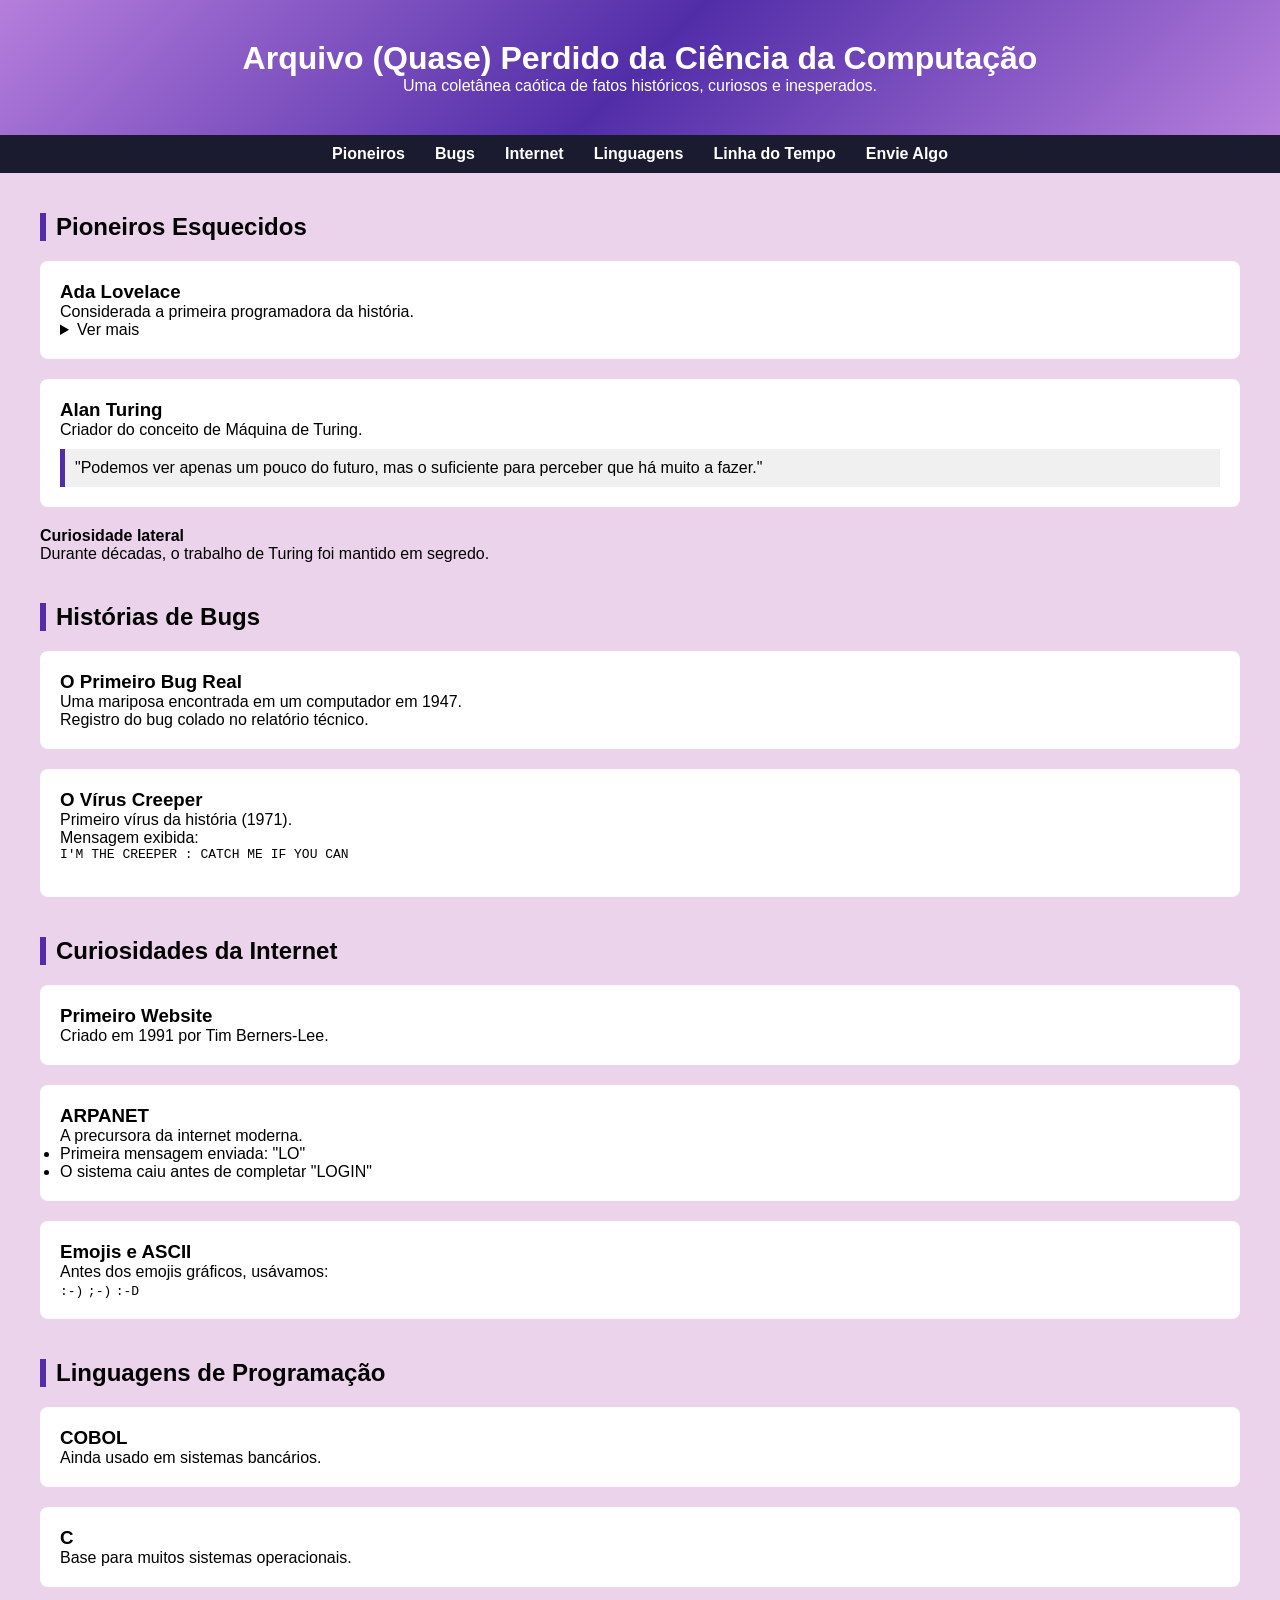
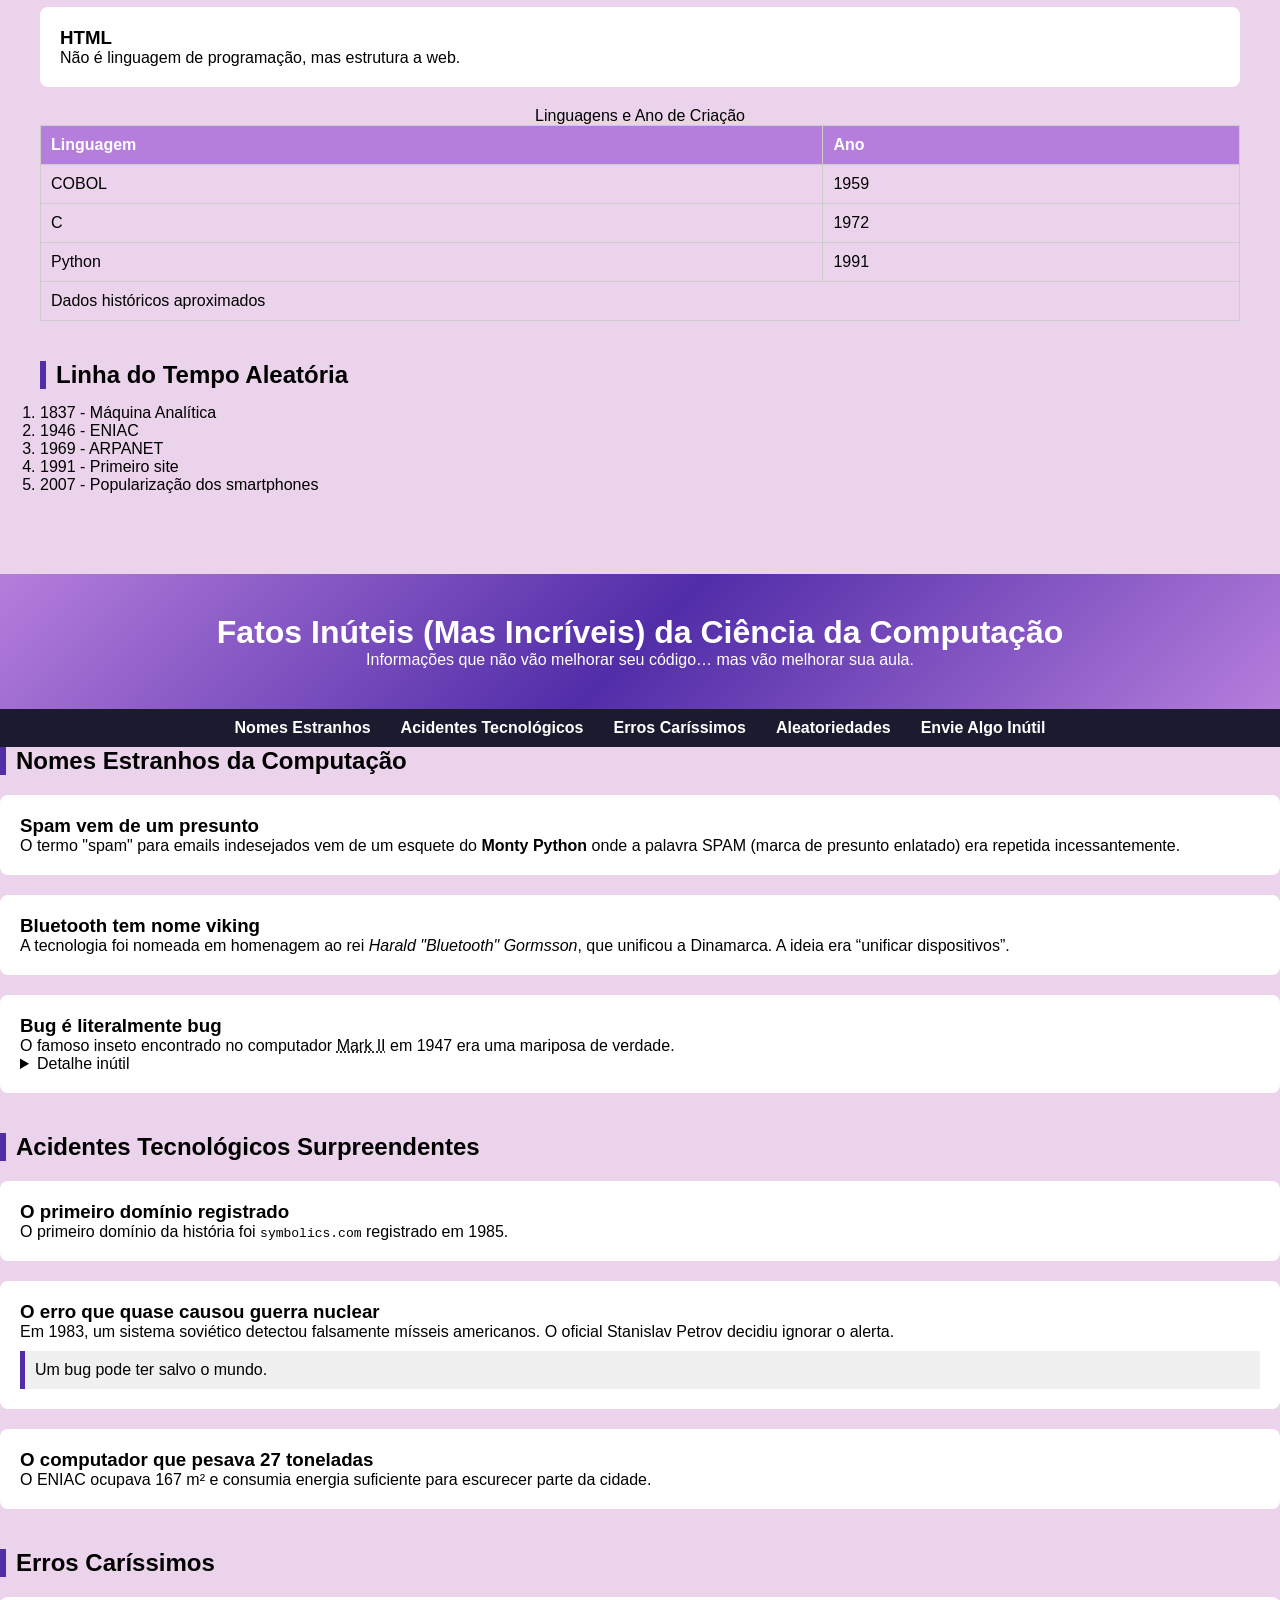
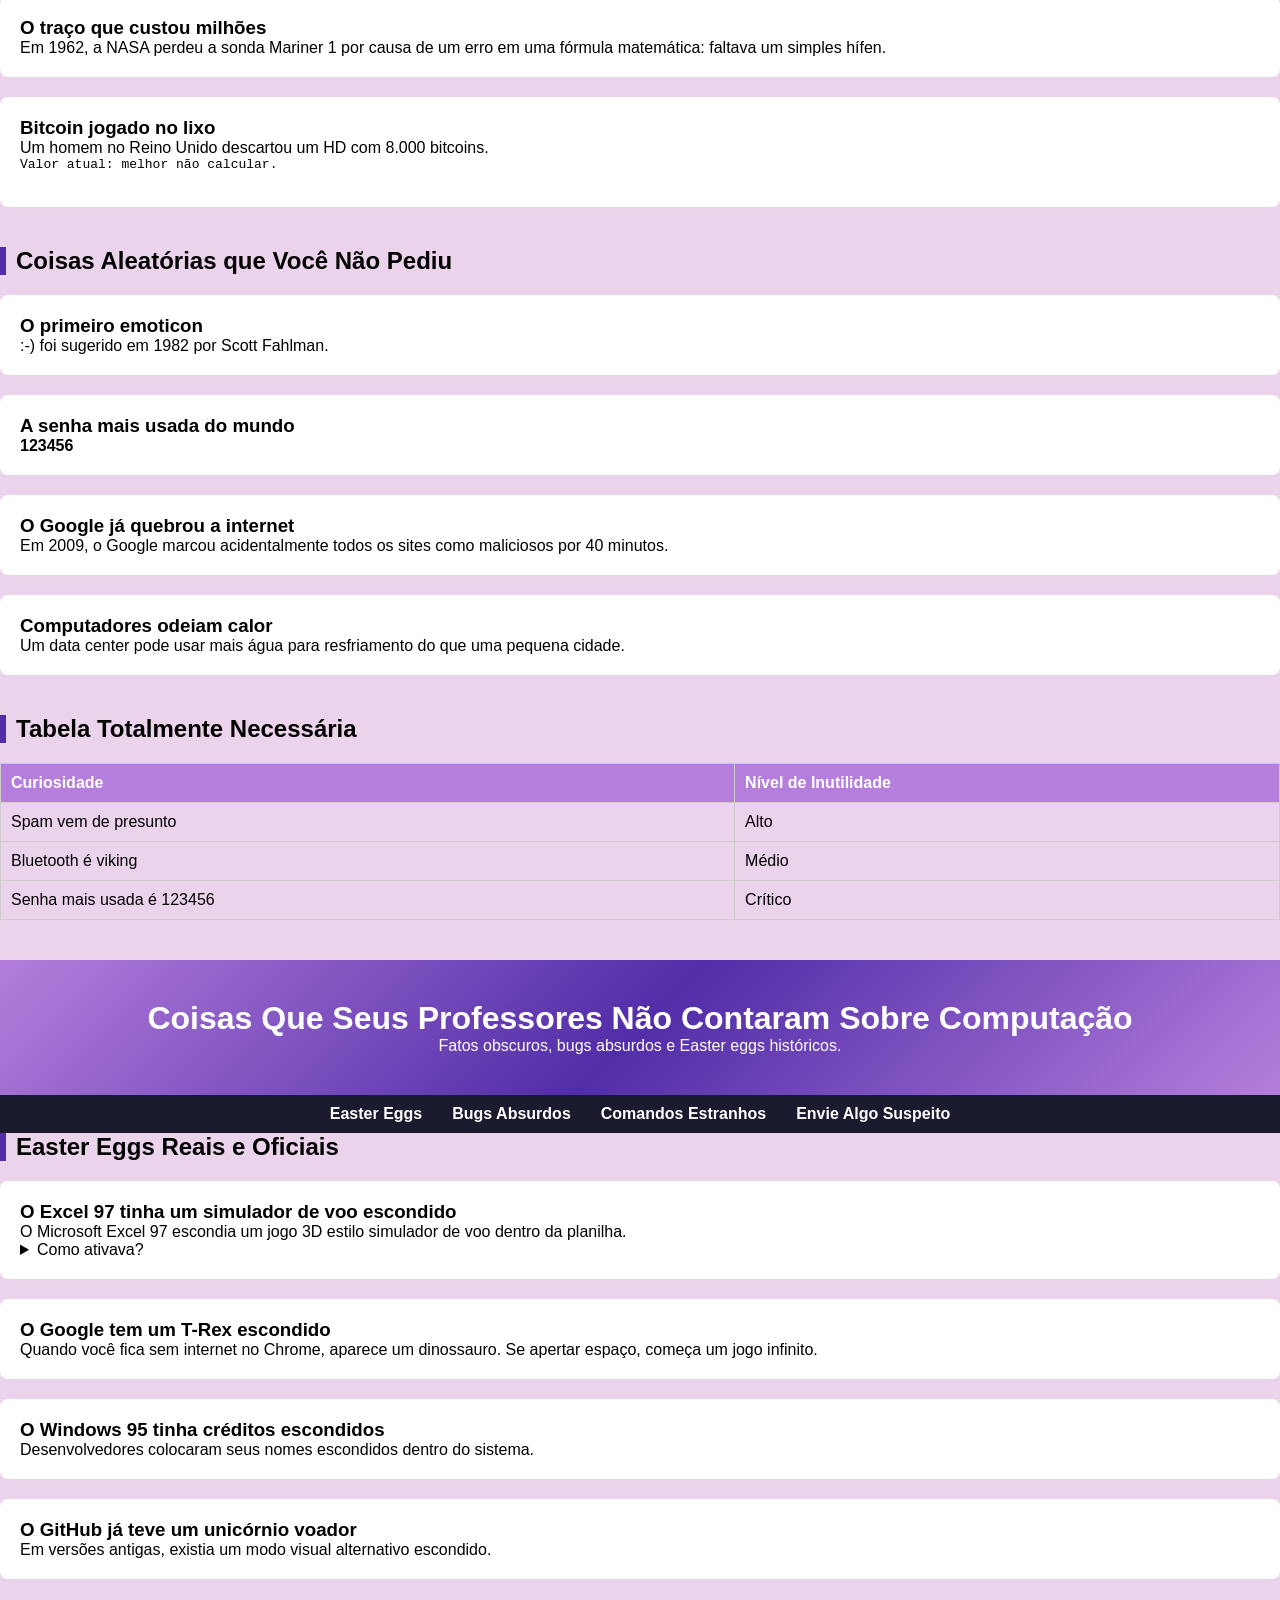
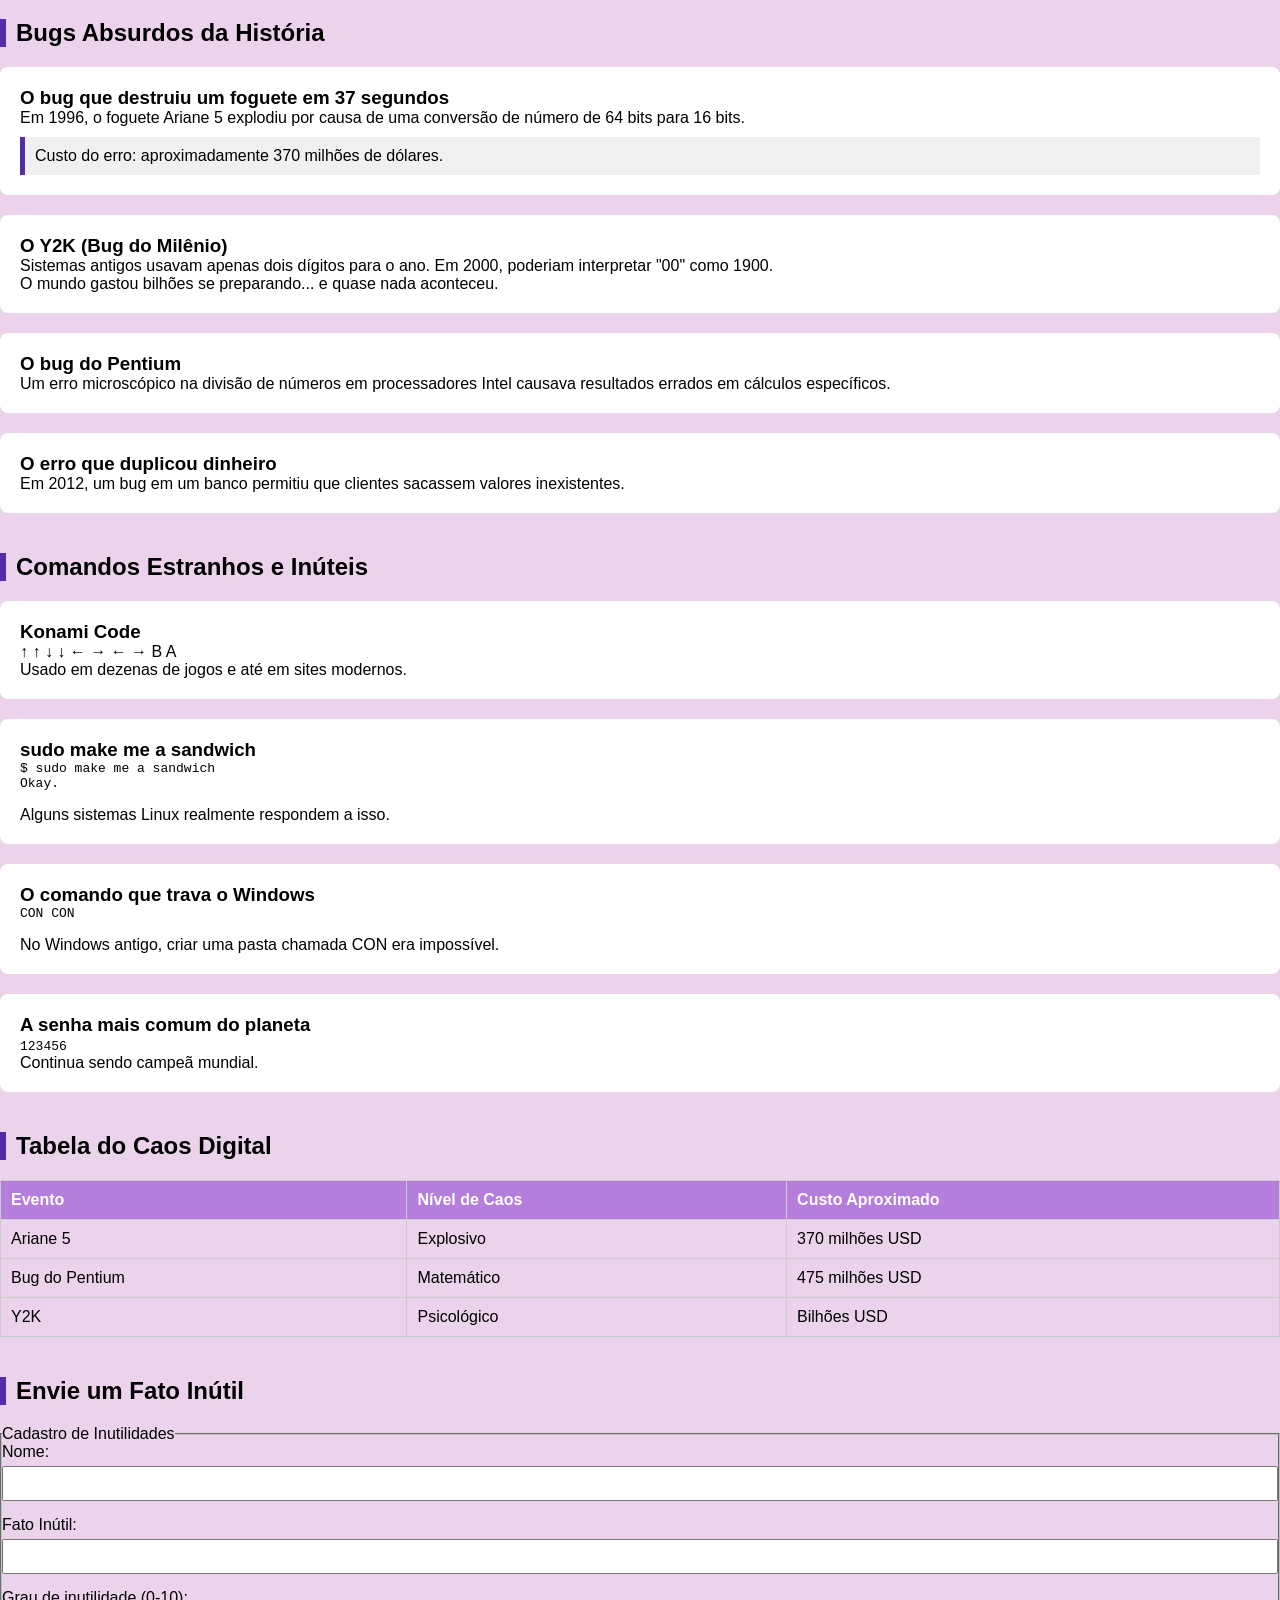
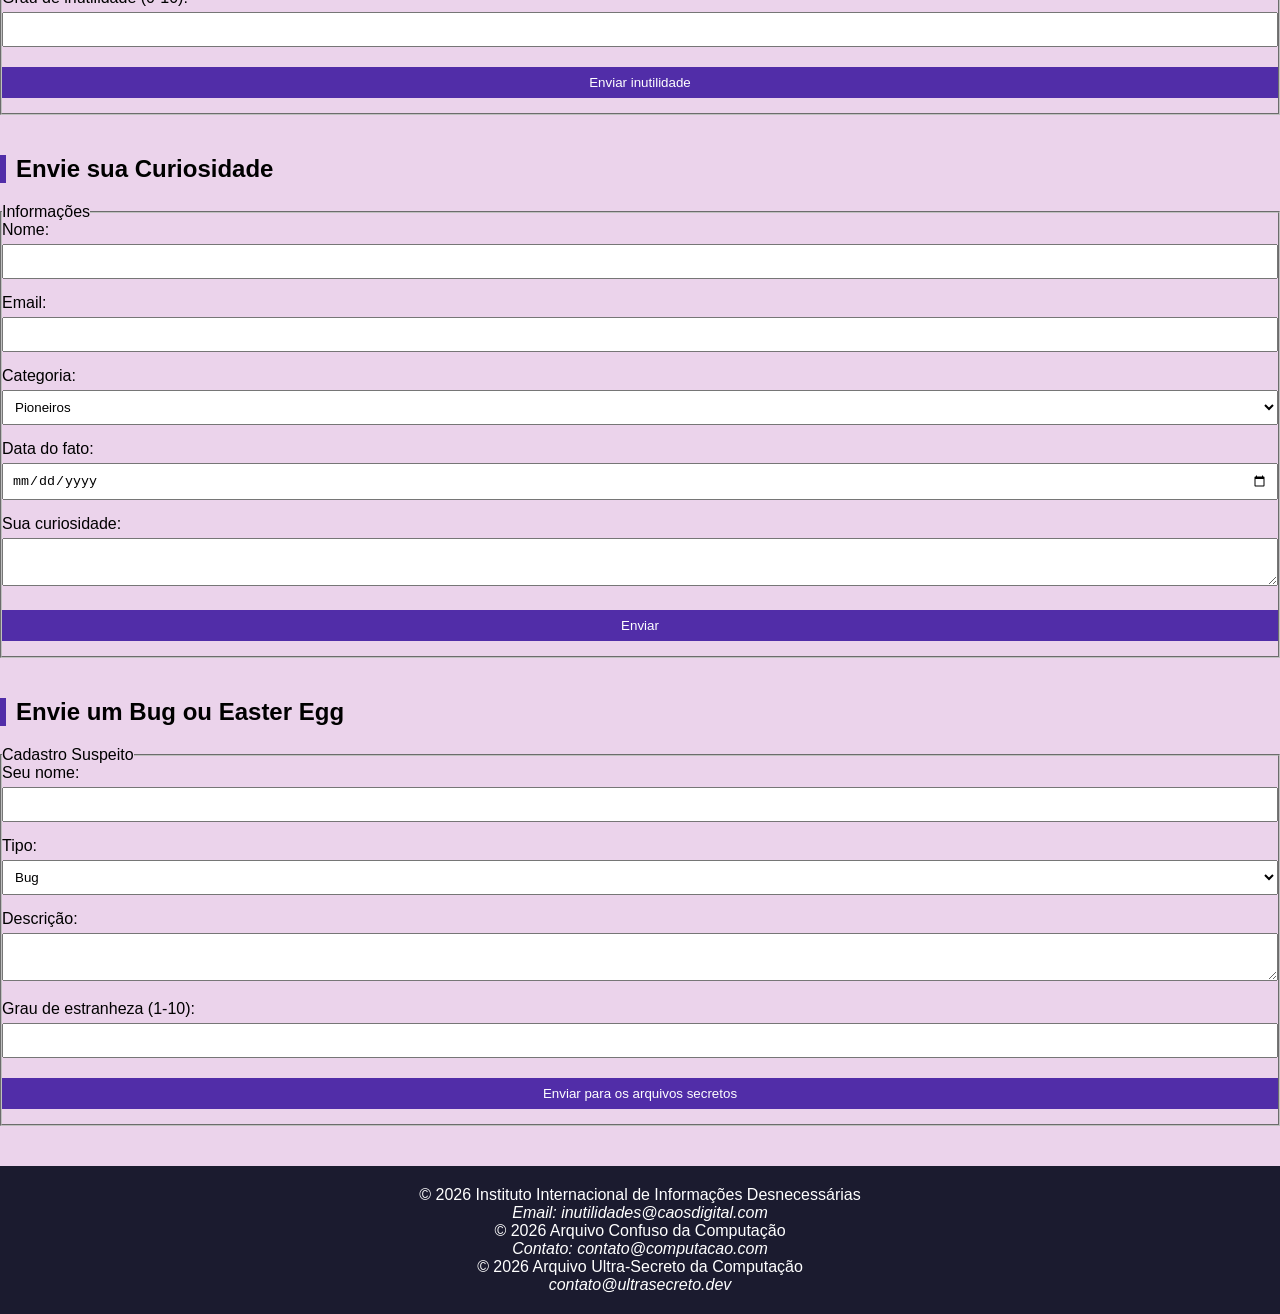
<file: ATIVIDADE_3/index.html>
<!DOCTYPE html>
<html lang="pt-br">
<head>
    <meta charset="UTF-8">
    <meta name="description" content="Curiosidades e fatos históricos da Ciência da Computação">
    <meta name="author" content="Portal Computação">
    <meta name="viewport" content="width=device-width, initial-scale=1.0">
    <title>Arquivo Confuso da Computação</title>

<style>
    
/* remove margens padrão do navegador */
*{
    margin:0;
    padding:0;
    box-sizing:border-box;
}

/* fundo da página inteira */
body{
    font-family: Arial, sans-serif;
    background: rgb(235, 211, 235);
}

/* faz o site ocupar toda a largura */
#pagina{
    width:100%;
}

/* cabeçalho */
header{
    background: linear-gradient(135deg,#b57edc,#512da8,#b57edc);
    color:white;
    text-align:center;
    padding:40px 20px;
}

/* menu */
nav{
    background:#1b1b2f;
}

nav ul{
    list-style:none;
    display:flex;
    justify-content:center;
    flex-wrap:wrap;
}

nav ul li{
    margin:10px 15px;
}

nav ul li a{
    color:white;
    text-decoration:none;
    font-weight:bold;
}

nav ul li a:hover{
    text-decoration:underline;
}

/* área principal */
main{
    padding:40px;
}

/* seções */
section{
    margin-bottom:40px;
}

/* títulos */
section h2{
    margin-bottom:15px;
    border-left:6px solid #512da8;
    padding-left:10px;
}

/* artigos */
article{
    background:white;
    padding:20px;
    margin:20px 0;
    border-radius:8px;
}

/* citações */
blockquote{
    background:#f0f0f0;
    padding:10px;
    border-left:5px solid #512da8;
    margin-top:10px;
}

/* tabelas */
table{
    width:100%;
    border-collapse:collapse;
    margin-top:20px;
}

table th, table td{
    border:1px solid #ccc;
    padding:10px;
    text-align:left;
}

table th{
    background:#b57edc;
    color:white;
}

/* formulários */
form{
    margin-top:20px;
}

input, textarea, select{
    width:100%;
    padding:8px;
    margin-top:5px;
    margin-bottom:15px;
}

input[type="submit"]{
    background:#512da8;
    color:white;
    border:none;
    cursor:pointer;
}

input[type="submit"]:hover{
    background:#b57edc;
}

/* rodapé */
footer{
    background:#1b1b2f;
    color:white;
    text-align:center;
    padding:20px;
}
</style>
</head>

<body>

<div id="pagina">

    <header id="topo">
        <h1>Arquivo (Quase) Perdido da Ciência da Computação</h1>
        <p>Uma coletânea caótica de fatos históricos, curiosos e inesperados.</p>
    </header>

    <nav id="menu-principal">
        <ul>
            <li><a href="#pioneiros">Pioneiros</a></li>
            <li><a href="#bugs">Bugs</a></li>
            <li><a href="#internet">Internet</a></li>
            <li><a href="#linguagens">Linguagens</a></li>
            <li><a href="#linha-do-tempo">Linha do Tempo</a></li>
            <li><a href="#formulario">Envie Algo</a></li>
        </ul>
    </nav>

    <main>

        <section id="pioneiros">
            <h2>Pioneiros Esquecidos</h2>

            <article>
                <h3>Ada Lovelace</h3>
                <p>Considerada a primeira programadora da história.</p>
                <details>
                    <summary>Ver mais</summary>
                    <p>Ela escreveu um algoritmo para a Máquina Analítica no século XIX.</p>
                </details>
            </article>

            <article>
                <h3>Alan Turing</h3>
                <p>Criador do conceito de Máquina de Turing.</p>
                <blockquote>
                    "Podemos ver apenas um pouco do futuro, mas o suficiente para perceber que há muito a fazer."
                </blockquote>
            </article>

            <aside>
                <h4>Curiosidade lateral</h4>
                <p>Durante décadas, o trabalho de Turing foi mantido em segredo.</p>
            </aside>
        </section>

        <section id="bugs">
            <h2>Histórias de Bugs</h2>

            <article>
                <h3>O Primeiro Bug Real</h3>
                <p>Uma mariposa encontrada em um computador em 1947.</p>
                <figure>
                    <figcaption>Registro do bug colado no relatório técnico.</figcaption>
                </figure>
            </article>

            <article>
                <h3>O Vírus Creeper</h3>
                <p>Primeiro vírus da história (1971).</p>
                <p>Mensagem exibida:</p>
                <pre>
I'M THE CREEPER : CATCH ME IF YOU CAN
                </pre>
            </article>
        </section>

        <section id="internet">
            <h2>Curiosidades da Internet</h2>

            <article>
                <h3>Primeiro Website</h3>
                <p>Criado em 1991 por Tim Berners-Lee.</p>
            </article>

            <article>
                <h3>ARPANET</h3>
                <p>A precursora da internet moderna.</p>
                <ul>
                    <li>Primeira mensagem enviada: "LO"</li>
                    <li>O sistema caiu antes de completar "LOGIN"</li>
                </ul>
            </article>

            <article>
                <h3>Emojis e ASCII</h3>
                <p>Antes dos emojis gráficos, usávamos:</p>
                <code>:-)</code>
                <code>;-)</code>
                <code>:-D</code>
            </article>
        </section>

        <section id="linguagens">
            <h2>Linguagens de Programação</h2>

            <article>
                <h3>COBOL</h3>
                <p>Ainda usado em sistemas bancários.</p>
            </article>

            <article>
                <h3>C</h3>
                <p>Base para muitos sistemas operacionais.</p>
            </article>

            <article>
                <h3>HTML</h3>
                <p>Não é linguagem de programação, mas estrutura a web.</p>
            </article>

            <div>
                <table border="1">
                    <caption>Linguagens e Ano de Criação</caption>
                    <thead>
                        <tr>
                            <th>Linguagem</th>
                            <th>Ano</th>
                        </tr>
                    </thead>
                    <tbody>
                        <tr>
                            <td>COBOL</td>
                            <td>1959</td>
                        </tr>
                        <tr>
                            <td>C</td>
                            <td>1972</td>
                        </tr>
                        <tr>
                            <td>Python</td>
                            <td>1991</td>
                        </tr>
                    </tbody>
                    <tfoot>
                        <tr>
                            <td colspan="2">Dados históricos aproximados</td>
                        </tr>
                    </tfoot>
                </table>
            </div>
        </section>

        <section id="linha-do-tempo">
            <h2>Linha do Tempo Aleatória</h2>

            <ol>
                <li>1837 - Máquina Analítica</li>
                <li>1946 - ENIAC</li>
                <li>1969 - ARPANET</li>
                <li>1991 - Primeiro site</li>
                <li>2007 - Popularização dos smartphones</li>
            </ol>
        </section>


</div>


<header>
    <h1>Fatos Inúteis (Mas Incríveis) da Ciência da Computação</h1>
    <p>Informações que não vão melhorar seu código… mas vão melhorar sua aula.</p>
</header>

<nav>
    <ul>
        <li><a href="#nomes">Nomes Estranhos</a></li>
        <li><a href="#acidentes">Acidentes Tecnológicos</a></li>
        <li><a href="#dinheiro">Erros Caríssimos</a></li>
        <li><a href="#aleatorio">Aleatoriedades</a></li>
        <li><a href="#form">Envie Algo Inútil</a></li>
    </ul>
</nav>



<section id="nomes">
    <h2>Nomes Estranhos da Computação</h2>

    <article>
        <h3>Spam vem de um presunto</h3>
        <p>
            O termo "spam" para emails indesejados vem de um esquete do 
            <strong>Monty Python</strong> onde a palavra SPAM (marca de presunto enlatado) 
            era repetida incessantemente.
        </p>
    </article>

    <article>
        <h3>Bluetooth tem nome viking</h3>
        <p>
            A tecnologia foi nomeada em homenagem ao rei 
            <em>Harald "Bluetooth" Gormsson</em>, que unificou a Dinamarca.
            A ideia era “unificar dispositivos”.
        </p>
    </article>

    <article>
        <h3>Bug é literalmente bug</h3>
        <p>
            O famoso inseto encontrado no computador 
            <abbr title="Harvard Mark II">Mark II</abbr> em 1947 
            era uma mariposa de verdade.
        </p>
        <details>
            <summary>Detalhe inútil</summary>
            <p>O inseto ainda está preservado em um museu.</p>
        </details>
    </article>

</section>


<section id="acidentes">

    <h2>Acidentes Tecnológicos Surpreendentes</h2>

    <article>
        <h3>O primeiro domínio registrado</h3>
        <p>
            O primeiro domínio da história foi 
            <code>symbolics.com</code> registrado em 1985.
        </p>
    </article>

    <article>
        <h3>O erro que quase causou guerra nuclear</h3>
        <p>
            Em 1983, um sistema soviético detectou falsamente mísseis americanos.
            O oficial Stanislav Petrov decidiu ignorar o alerta.
        </p>
        <blockquote>
            Um bug pode ter salvo o mundo.
        </blockquote>
    </article>

    <article>
        <h3>O computador que pesava 27 toneladas</h3>
        <p>
            O ENIAC ocupava 167 m² e consumia energia suficiente para escurecer parte da cidade.
        </p>
    </article>

</section>


<section id="dinheiro">

    <h2>Erros Caríssimos</h2>

    <article>
        <h3>O traço que custou milhões</h3>
        <p>
            Em 1962, a NASA perdeu a sonda Mariner 1 por causa de um erro em uma fórmula matemática:
            faltava um simples hífen.
        </p>
    </article>

    <article>
        <h3>Bitcoin jogado no lixo</h3>
        <p>
            Um homem no Reino Unido descartou um HD com 8.000 bitcoins.
        </p>
        <pre>
Valor atual: melhor não calcular.
        </pre>
    </article>

</section>


<section id="aleatorio">

    <h2>Coisas Aleatórias que Você Não Pediu</h2>

    <article>
        <h3>O primeiro emoticon</h3>
        <p>
            :-) foi sugerido em 1982 por Scott Fahlman.
        </p>
    </article>

    <article>
        <h3>A senha mais usada do mundo</h3>
        <p><strong>123456</strong></p>
    </article>

    <article>
        <h3>O Google já quebrou a internet</h3>
        <p>
            Em 2009, o Google marcou acidentalmente todos os sites como maliciosos por 40 minutos.
        </p>
    </article>

    <article>
        <h3>Computadores odeiam calor</h3>
        <p>
            Um data center pode usar mais água para resfriamento do que uma pequena cidade.
        </p>
    </article>

</section>


<section>

    <h2>Tabela Totalmente Necessária</h2>

    <table border="1">
        <tr>
            <th>Curiosidade</th>
            <th>Nível de Inutilidade</th>
        </tr>
        <tr>
            <td>Spam vem de presunto</td>
            <td>Alto</td>
        </tr>
        <tr>
            <td>Bluetooth é viking</td>
            <td>Médio</td>
        </tr>
        <tr>
            <td>Senha mais usada é 123456</td>
            <td>Crítico</td>
        </tr>
    </table>

</section>

<header>
    <h1>Coisas Que Seus Professores Não Contaram Sobre Computação</h1>
    <p>Fatos obscuros, bugs absurdos e Easter eggs históricos.</p>
</header>

<nav>
    <ul>
        <li><a href="#easter-eggs">Easter Eggs</a></li>
        <li><a href="#bugs-absurdos">Bugs Absurdos</a></li>
        <li><a href="#comandos-secretos">Comandos Estranhos</a></li>
        <li><a href="#formulario-secreto">Envie Algo Suspeito</a></li>
    </ul>
</nav>


<section id="easter-eggs">

    <h2>Easter Eggs Reais e Oficiais</h2>

    <article>
        <h3>O Excel 97 tinha um simulador de voo escondido</h3>
        <p>
            O Microsoft Excel 97 escondia um jogo 3D estilo simulador de voo 
            dentro da planilha.
        </p>
        <details>
            <summary>Como ativava?</summary>
            <p>Era preciso selecionar células específicas e usar combinações absurdas de teclado.</p>
        </details>
    </article>

    <article>
        <h3>O Google tem um T-Rex escondido</h3>
        <p>
            Quando você fica sem internet no Chrome, aparece um dinossauro.
            Se apertar espaço, começa um jogo infinito.
        </p>
    </article>

    <article>
        <h3>O Windows 95 tinha créditos escondidos</h3>
        <p>
            Desenvolvedores colocaram seus nomes escondidos dentro do sistema.
        </p>
    </article>

    <article>
        <h3>O GitHub já teve um unicórnio voador</h3>
        <p>
            Em versões antigas, existia um modo visual alternativo escondido.
        </p>
    </article>

</section>



<section id="bugs-absurdos">

    <h2>Bugs Absurdos da História</h2>

    <article>
        <h3>O bug que destruiu um foguete em 37 segundos</h3>
        <p>
            Em 1996, o foguete Ariane 5 explodiu por causa de uma conversão de número
            de 64 bits para 16 bits.
        </p>
        <blockquote>
            Custo do erro: aproximadamente 370 milhões de dólares.
        </blockquote>
    </article>

    <article>
        <h3>O Y2K (Bug do Milênio)</h3>
        <p>
            Sistemas antigos usavam apenas dois dígitos para o ano.
            Em 2000, poderiam interpretar "00" como 1900.
        </p>
        <p>
            O mundo gastou bilhões se preparando... e quase nada aconteceu.
        </p>
    </article>

    <article>
        <h3>O bug do Pentium</h3>
        <p>
            Um erro microscópico na divisão de números em processadores Intel
            causava resultados errados em cálculos específicos.
        </p>
    </article>

    <article>
        <h3>O erro que duplicou dinheiro</h3>
        <p>
            Em 2012, um bug em um banco permitiu que clientes sacassem valores inexistentes.
        </p>
    </article>

</section>



<section id="comandos-secretos">

    <h2>Comandos Estranhos e Inúteis</h2>

    <article>
        <h3>Konami Code</h3>
        <p>
            ↑ ↑ ↓ ↓ ← → ← → B A
        </p>
        <p>
            Usado em dezenas de jogos e até em sites modernos.
        </p>
    </article>

    <article>
        <h3>sudo make me a sandwich</h3>
        <pre>
$ sudo make me a sandwich
Okay.
        </pre>
        <p>Alguns sistemas Linux realmente respondem a isso.</p>
    </article>

    <article>
        <h3>O comando que trava o Windows</h3>
        <pre>
CON CON
        </pre>
        <p>
            No Windows antigo, criar uma pasta chamada CON era impossível.
        </p>
    </article>

    <article>
        <h3>A senha mais comum do planeta</h3>
        <code>123456</code>
        <p>
            Continua sendo campeã mundial.
        </p>
    </article>

</section>



<section>

    <h2>Tabela do Caos Digital</h2>

    <table border="1">
        <tr>
            <th>Evento</th>
            <th>Nível de Caos</th>
            <th>Custo Aproximado</th>
        </tr>
        <tr>
            <td>Ariane 5</td>
            <td>Explosivo</td>
            <td>370 milhões USD</td>
        </tr>
        <tr>
            <td>Bug do Pentium</td>
            <td>Matemático</td>
            <td>475 milhões USD</td>
        </tr>
        <tr>
            <td>Y2K</td>
            <td>Psicológico</td>
            <td>Bilhões USD</td>
        </tr>
    </table>

</section>


<section id="form">

    <h2>Envie um Fato Inútil</h2>

    <form>
        <fieldset>
            <legend>Cadastro de Inutilidades</legend>

            <label>Nome:</label>
            <input type="text" name="nome">

            <label>Fato Inútil:</label>
            <input type="text" name="fato">

            <label>Grau de inutilidade (0-10):</label>
            <input type="number" name="grau" min="0" max="10">

            <input type="submit" value="Enviar inutilidade">
        </fieldset>
    </form>
    
</section>
 <section id="formulario">
            <h2>Envie sua Curiosidade</h2>

            <form>
                <fieldset>
                    <legend>Informações</legend>

                    <label>Nome:</label>
                    <input type="text" name="nome">

                    <label>Email:</label>
                    <input type="email" name="email">

                    <label>Categoria:</label>
                    <select name="categoria">
                        <option>Pioneiros</option>
                        <option>Bugs</option>
                        <option>Internet</option>
                        <option>Linguagens</option>
                    </select>

                    <label>Data do fato:</label>
                    <input type="date" name="data">

                    <label>Sua curiosidade:</label>
                    <textarea name="curiosidade"></textarea>

                    <input type="submit" value="Enviar">
                </fieldset>
            </form>
        </section>

    
<section id="formulario-secreto">

    <h2>Envie um Bug ou Easter Egg</h2>

    <form>
        <fieldset>
            <legend>Cadastro Suspeito</legend>

            <label>Seu nome:</label>
            <input type="text" name="nome">

            <label>Tipo:</label>
            <select name="tipo">
                <option>Bug</option>
                <option>Easter Egg</option>
                <option>Comando estranho</option>
            </select>

            <label>Descrição:</label>
            <textarea name="descricao"></textarea>

            <label>Grau de estranheza (1-10):</label>
            <input type="number" min="1" max="10">

            <input type="submit" value="Enviar para os arquivos secretos">
        </fieldset>
    </form>

</section>


</main>
</body>
<footer>
    <p>© 2026 Instituto Internacional de Informações Desnecessárias</p>
    <address>Email: inutilidades@caosdigital.com</address>
      <p>&copy; 2026 Arquivo Confuso da Computação</p>
        <address>
            Contato: contato@computacao.com
        </address>
         <p>© 2026 Arquivo Ultra-Secreto da Computação</p>
    <address>contato@ultrasecreto.dev</address>
</footer>

</div>

</body>
</html>
</file>
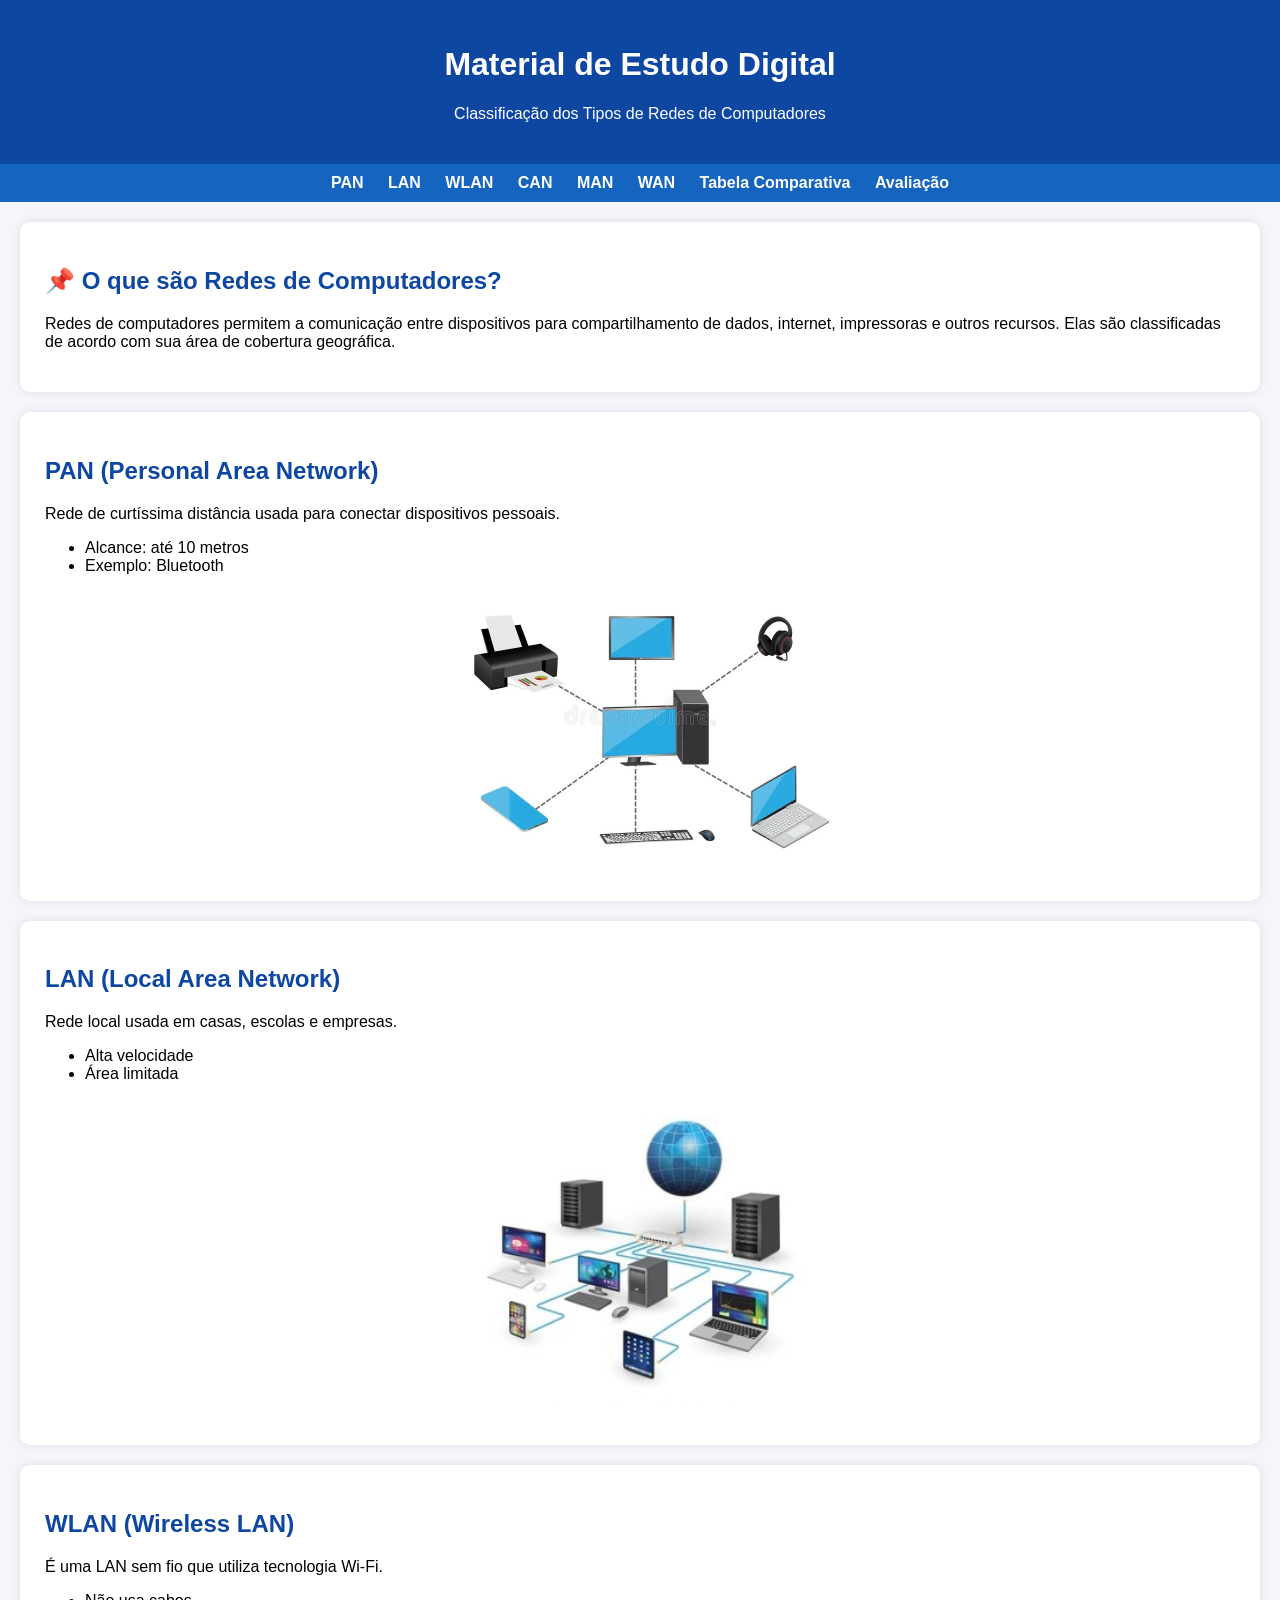
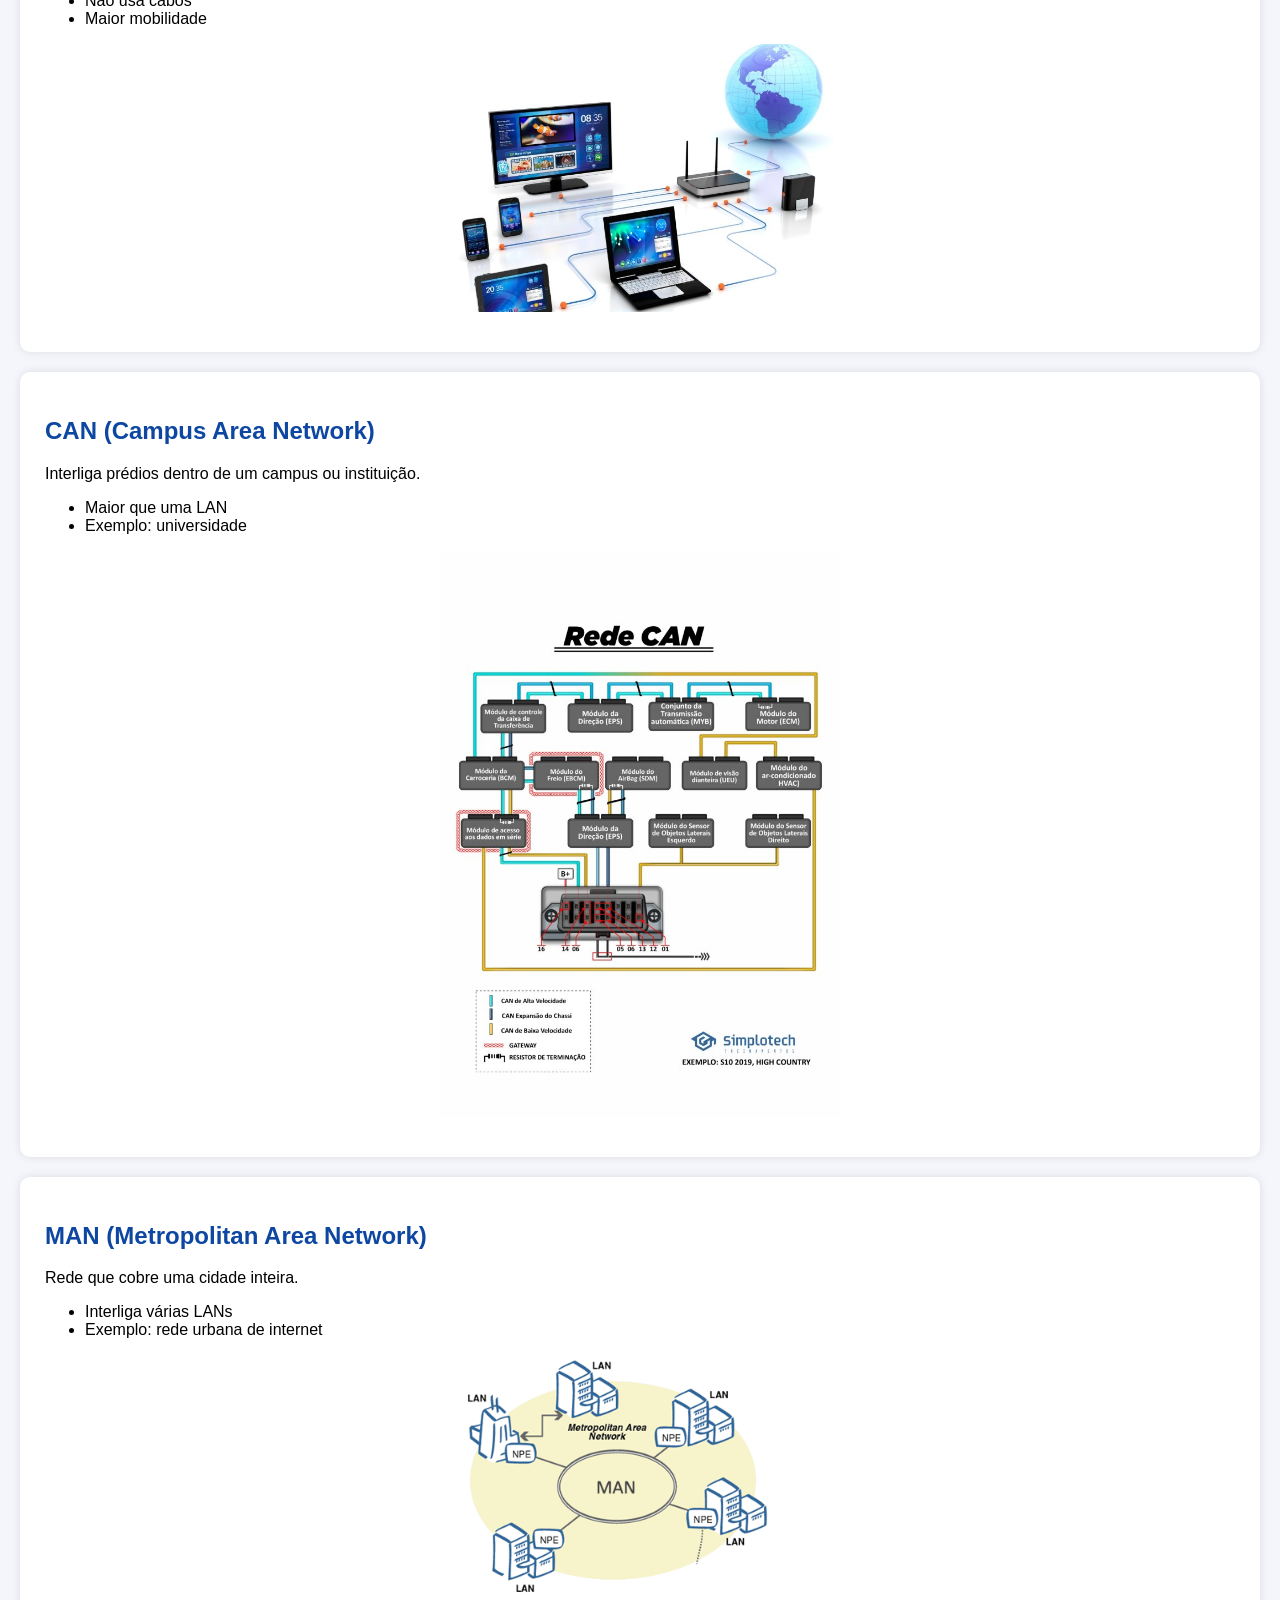
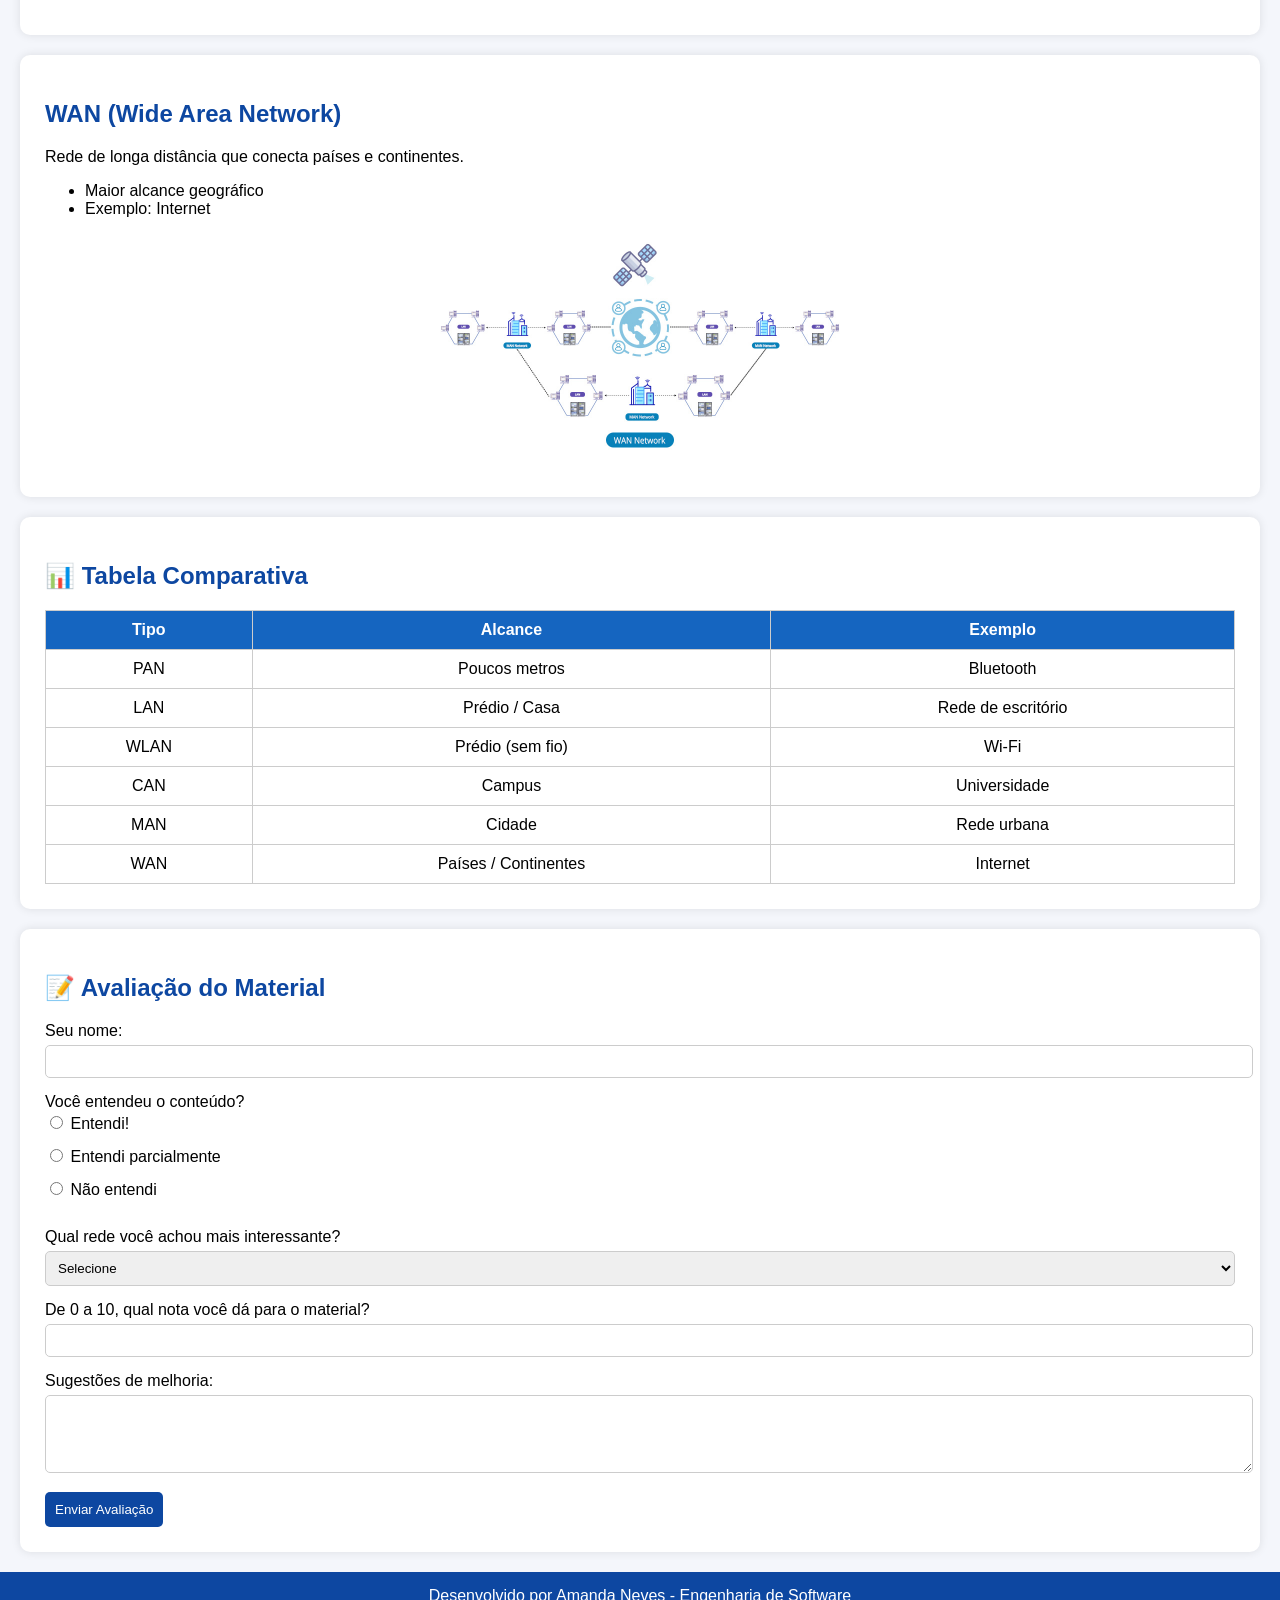
<file: ATIVIDADE_2/Atividade_2.html>
<!DOCTYPE html>
<html lang="pt-br">
<head>
<meta charset="UTF-8">
<meta name="viewport" content="width=device-width, initial-scale=1.0">
<title>Material de Estudo - Tipos de Redes</title>

<style>

body{
    font-family: Arial, sans-serif;
    margin:0;
    background:#f4f6fb;
}

header{
    background:#0d47a1;
    color:white;
    padding:25px;
    text-align:center;
}

nav{
    background:#1565c0;
    padding:10px;
    text-align:center;
}

nav a{
    color:white;
    text-decoration:none;
    margin:10px;
    font-weight:bold;
}

nav a:hover{
    text-decoration:underline;
}

section{
    background:white;
    margin:20px;
    padding:25px;
    border-radius:10px;
    box-shadow:0 0 10px rgba(0,0,0,0.1);
}

h2{
    color:#0d47a1;
}

img{
    width:100%;
    max-width:400px;
    display:block;
    margin:15px auto;
}

table{
    width:100%;
    border-collapse:collapse;
    margin-top:20px;
}

table, th, td{
    border:1px solid #ccc;
}

th{
    background:#1565c0;
    color:white;
    padding:10px;
}

td{
    padding:10px;
    text-align:center;
}

form input, form select, form textarea{
    width:100%;
    padding:8px;
    margin-top:5px;
    margin-bottom:15px;
    border-radius:5px;
    border:1px solid #ccc;
}

button{
    background:#0d47a1;
    color:white;
    padding:10px;
    border:none;
    border-radius:5px;
    cursor:pointer;
}

button:hover{
    background:#08306b;
}

footer{
    background:#0d47a1;
    color:white;
    text-align:center;
    padding:15px;
}

input[type="radio"] {
    width: auto;
}

</style>
</head>

<body>

<header>
<h1>Material de Estudo Digital</h1>
<p>Classificação dos Tipos de Redes de Computadores</p>
</header>

<nav>
<a href="#pan">PAN</a>
<a href="#lan">LAN</a>
<a href="#wlan">WLAN</a>
<a href="#can">CAN</a>
<a href="#man">MAN</a>
<a href="#wan">WAN</a>
<a href="#tabela">Tabela Comparativa</a>
<a href="#avaliacao">Avaliação</a>
</nav>

<section>
<h2>📌 O que são Redes de Computadores?</h2>
<p>
Redes de computadores permitem a comunicação entre dispositivos para compartilhamento
de dados, internet, impressoras e outros recursos. Elas são classificadas de acordo
com sua área de cobertura geográfica.
</p>
</section>

<section id="pan">
<h2>PAN (Personal Area Network)</h2>
<p>Rede de curtíssima distância usada para conectar dispositivos pessoais.</p>
<ul>
<li>Alcance: até 10 metros</li>
<li>Exemplo: Bluetooth</li>
</ul>
<img src="PAN.jpg" alt="">
</section>

<section id="lan">
<h2>LAN (Local Area Network)</h2>
<p>Rede local usada em casas, escolas e empresas.</p>
<ul>
<li>Alta velocidade</li>
<li>Área limitada</li>
</ul>
<img src="LAN.jpg" alt="Exemplo de LAN">
</section>

<section id="wlan">
<h2>WLAN (Wireless LAN)</h2>
<p>É uma LAN sem fio que utiliza tecnologia Wi-Fi.</p>
<ul>
<li>Não usa cabos</li>
<li>Maior mobilidade</li>
</ul>
<img src="WLAN.jpg" alt="Exemplo de WLAN">
</section>

<section id="can">
<h2>CAN (Campus Area Network)</h2>
<p>Interliga prédios dentro de um campus ou instituição.</p>
<ul>
<li>Maior que uma LAN</li>
<li>Exemplo: universidade</li>
</ul>
<img src="CAN.jpg" alt="Exemplo de CAN">
</section>

<section id="man">
<h2>MAN (Metropolitan Area Network)</h2>
<p>Rede que cobre uma cidade inteira.</p>
<ul>
<li>Interliga várias LANs</li>
<li>Exemplo: rede urbana de internet</li>
</ul>
<img src="MAN.jpg" alt="Exemplo de MAN">
</section>

<section id="wan">
<h2>WAN (Wide Area Network)</h2>
<p>Rede de longa distância que conecta países e continentes.</p>
<ul>
<li>Maior alcance geográfico</li>
<li>Exemplo: Internet</li>
</ul>
<img src="WAN.jpg" alt="Exemplo de WAN">
</section>

<section id="tabela">
<h2>📊 Tabela Comparativa</h2>

<table>
<tr>
<th>Tipo</th>
<th>Alcance</th>
<th>Exemplo</th>
</tr>

<tr>
<td>PAN</td>
<td>Poucos metros</td>
<td>Bluetooth</td>
</tr>

<tr>
<td>LAN</td>
<td>Prédio / Casa</td>
<td>Rede de escritório</td>
</tr>

<tr>
<td>WLAN</td>
<td>Prédio (sem fio)</td>
<td>Wi-Fi</td>
</tr>

<tr>
<td>CAN</td>
<td>Campus</td>
<td>Universidade</td>
</tr>

<tr>
<td>MAN</td>
<td>Cidade</td>
<td>Rede urbana</td>
</tr>

<tr>
<td>WAN</td>
<td>Países / Continentes</td>
<td>Internet</td>
</tr>

</table>
</section>

<section id="avaliacao">
<h2>📝 Avaliação do Material</h2>

<form>

<label>Seu nome:</label>
<input type="text" required>

<label>Você entendeu o conteúdo?</label><br>
<input type="radio" name="entendimento" value="sim" required>
<label>Entendi!</label><br>
<input type="radio" name="entendimento" value="parcial">
<label>Entendi parcialmente</label><br>
<input type="radio" name="entendimento" value="nao">
<label>Não entendi</label><br><br>

<label>Qual rede você achou mais interessante?</label>
<select required>
<option value="">Selecione</option>
<option>PAN</option>
<option>LAN</option>
<option>WLAN</option>
<option>CAN</option>
<option>MAN</option>
<option>WAN</option>
</select>

<label>De 0 a 10, qual nota você dá para o material?</label>
<input type="number" min="0" max="10" required>

<label>Sugestões de melhoria:</label>
<textarea rows="4"></textarea>

<button type="submit">Enviar Avaliação</button>

</form>
</section>

<footer>
Desenvolvido por Amanda Neves - Engenharia de Software
</footer>

</body>
</html>
</file>
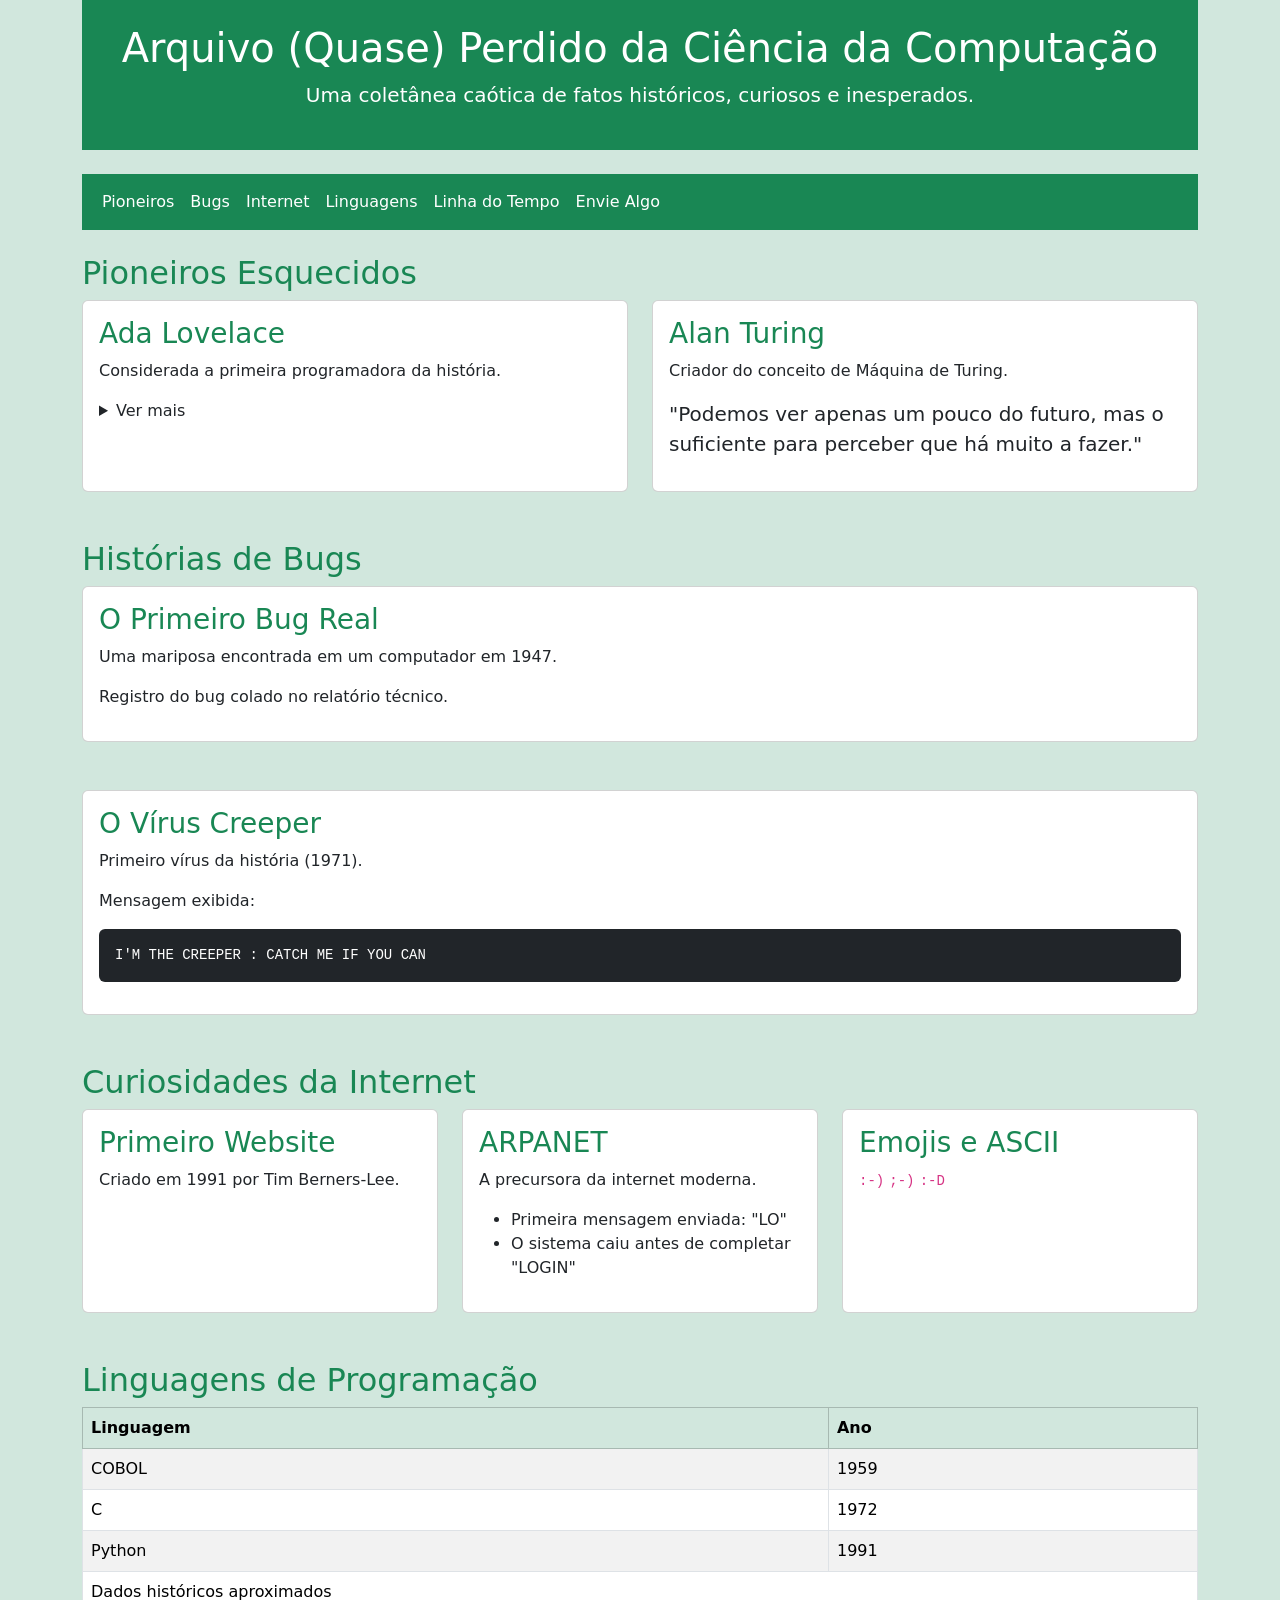
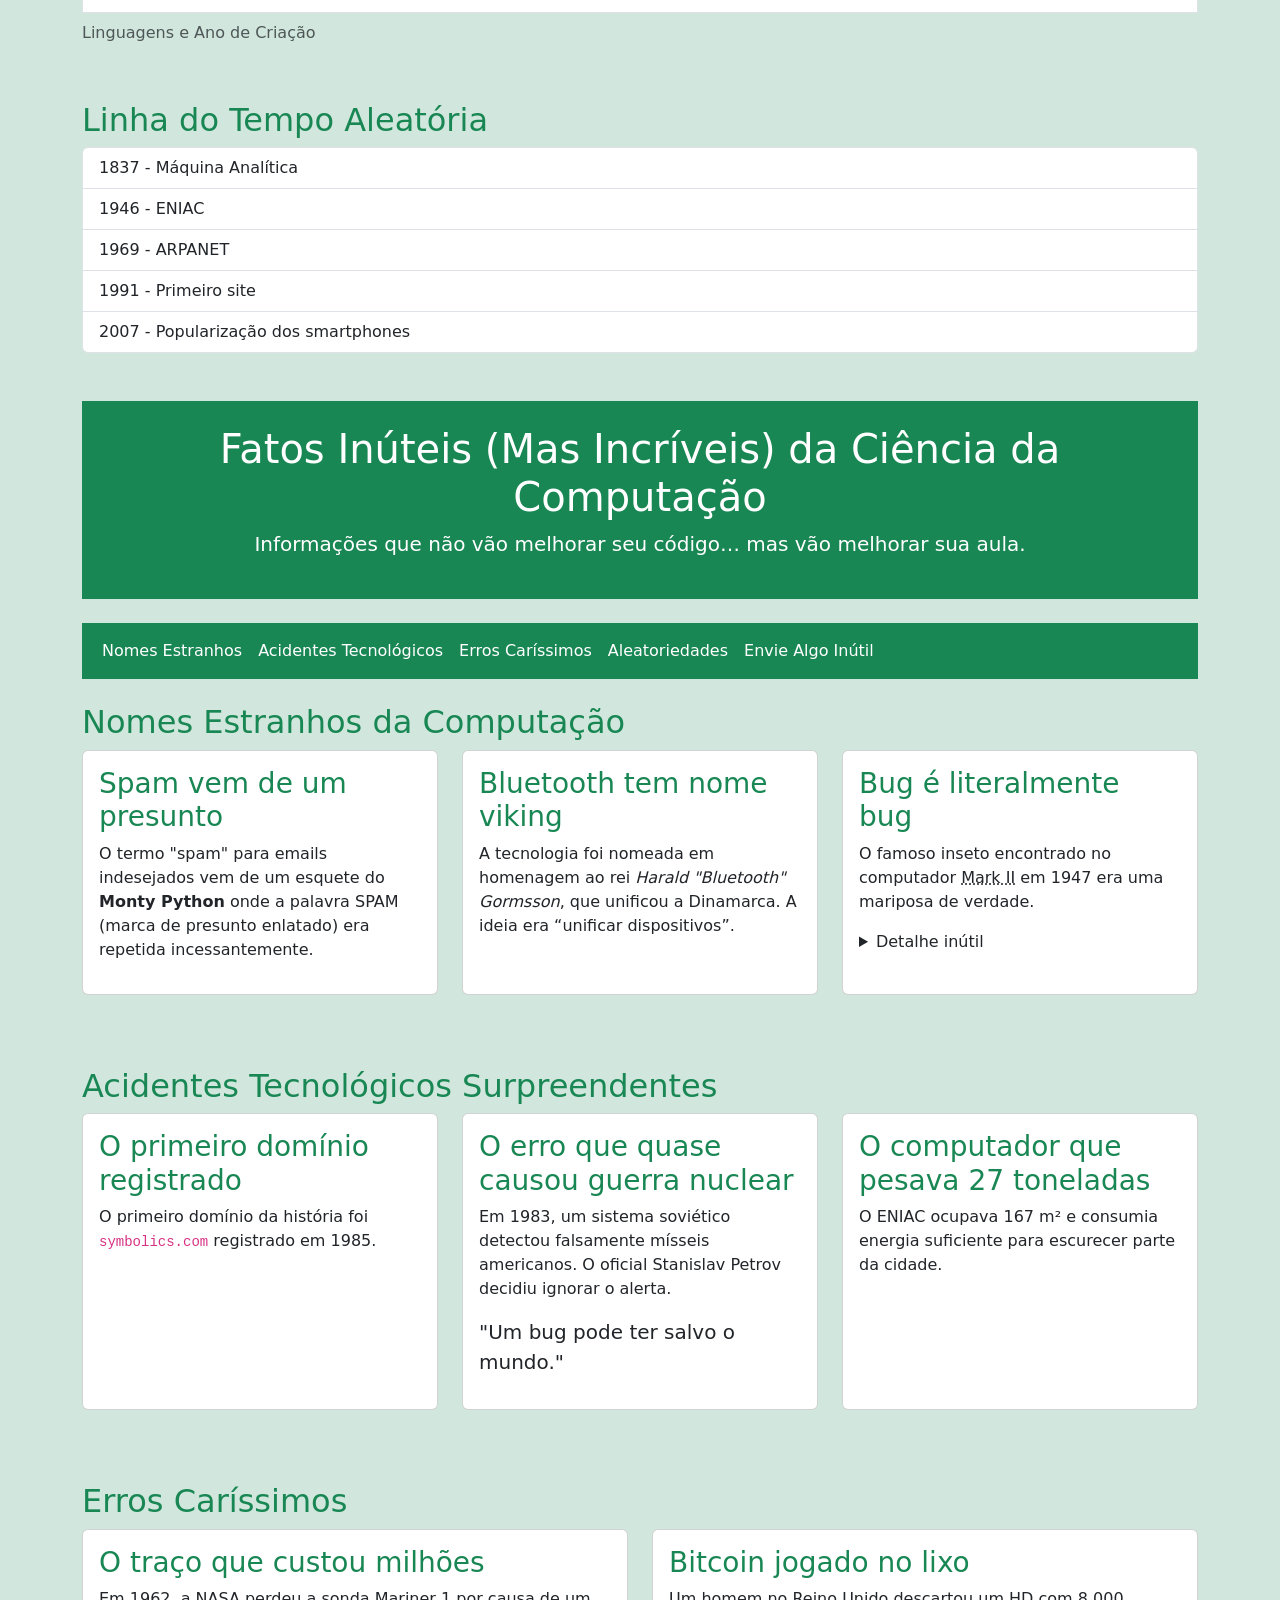
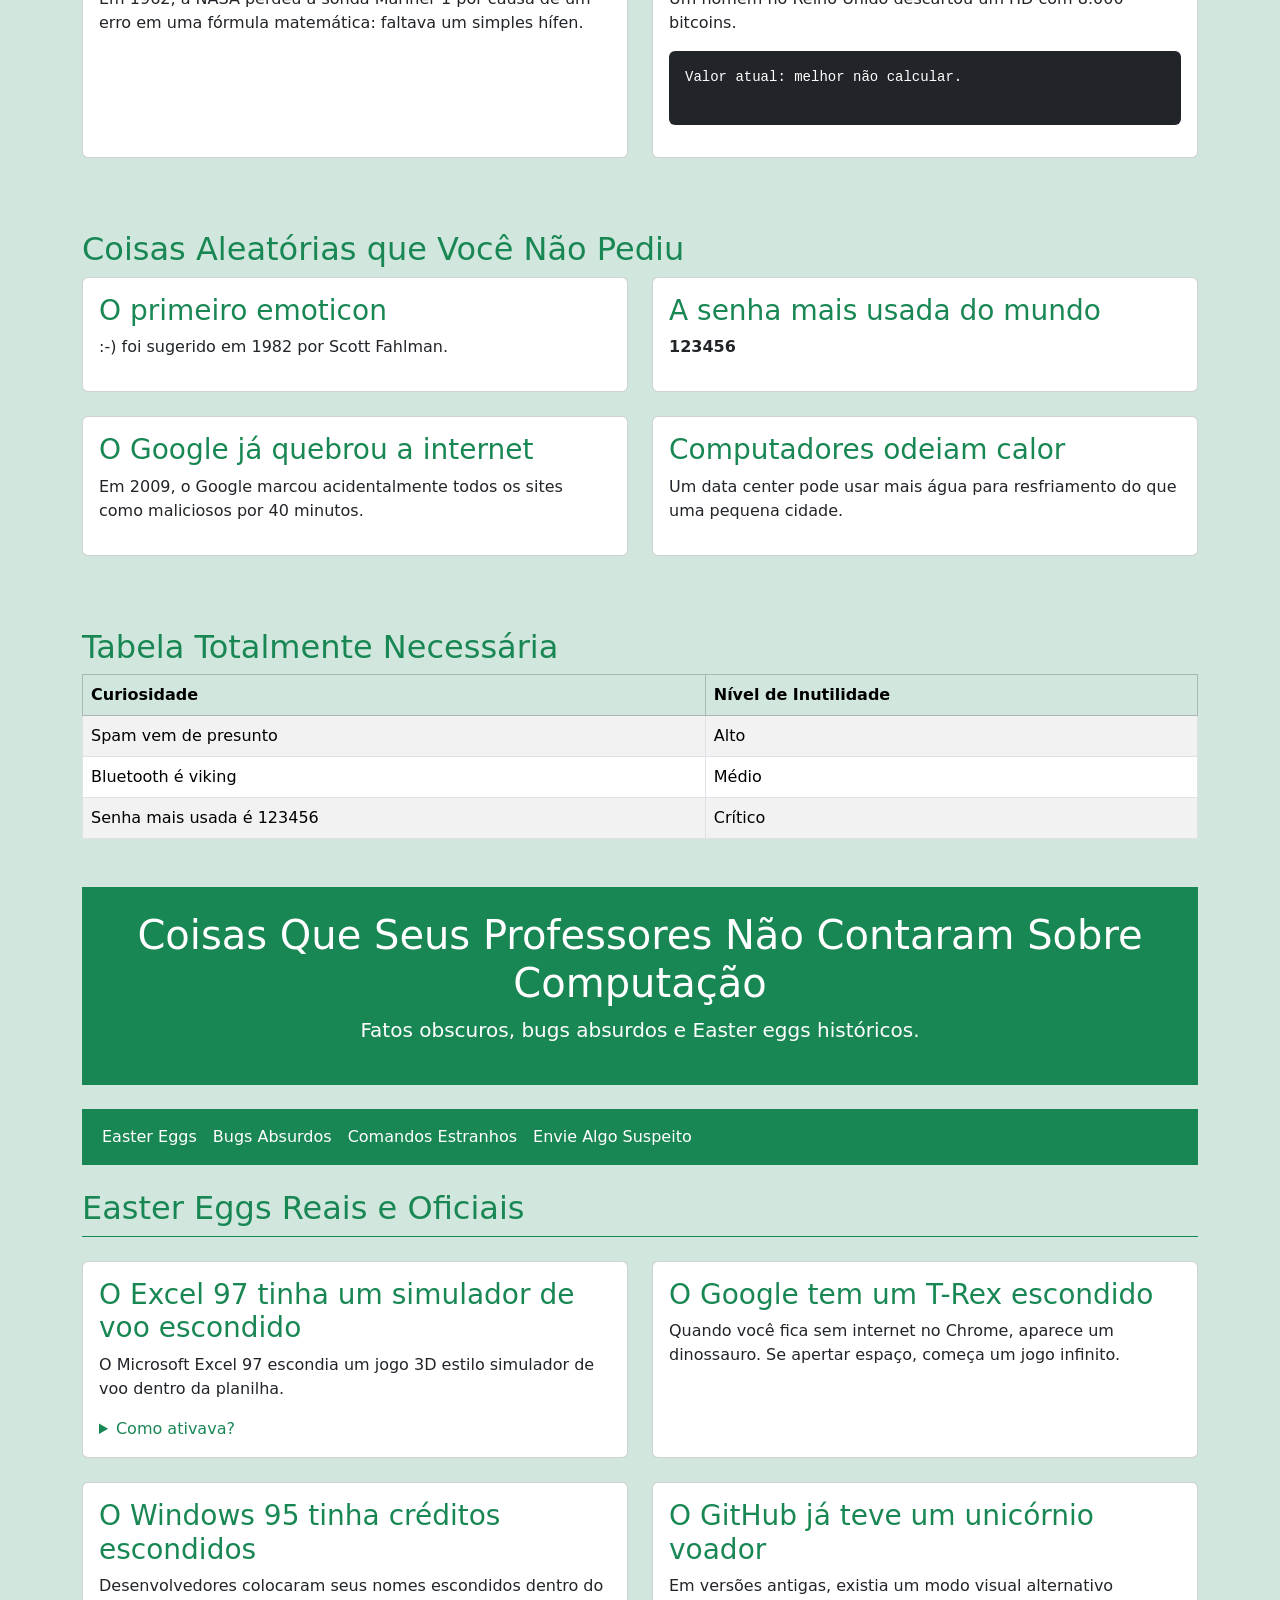
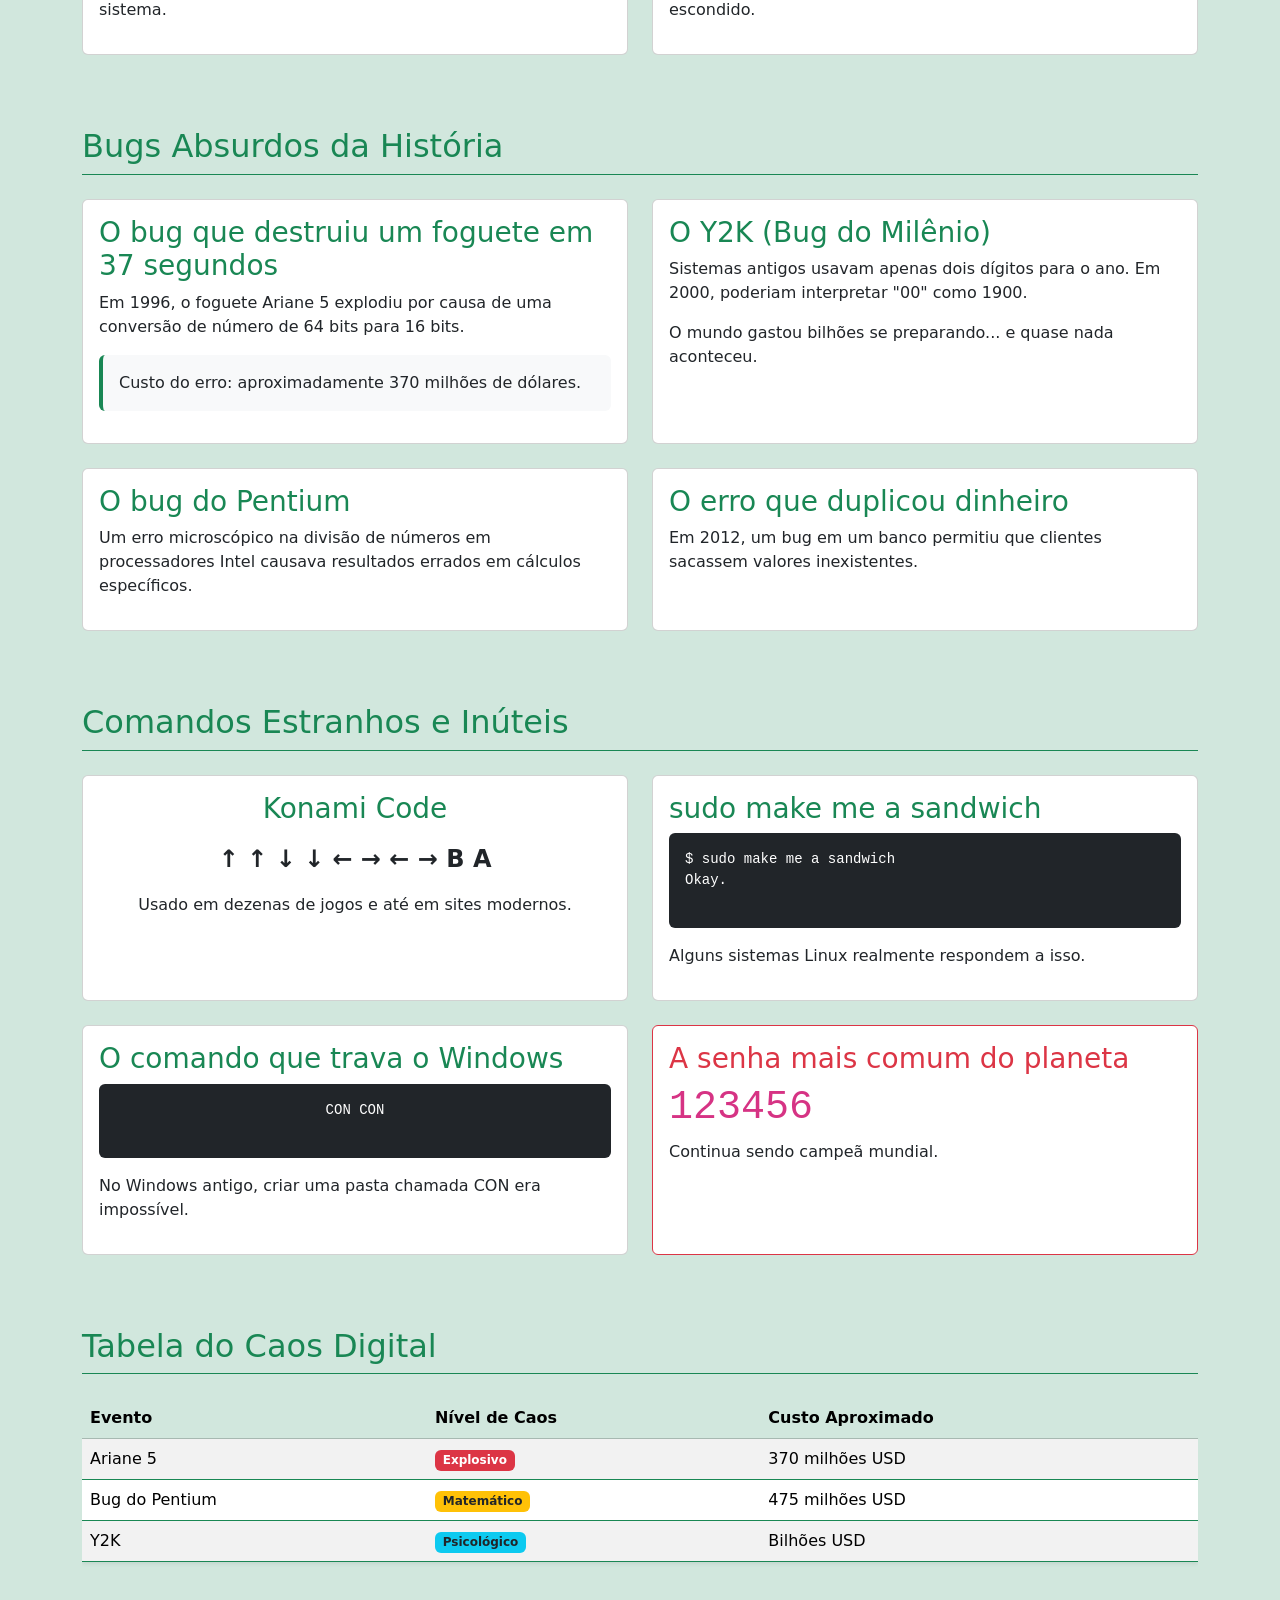
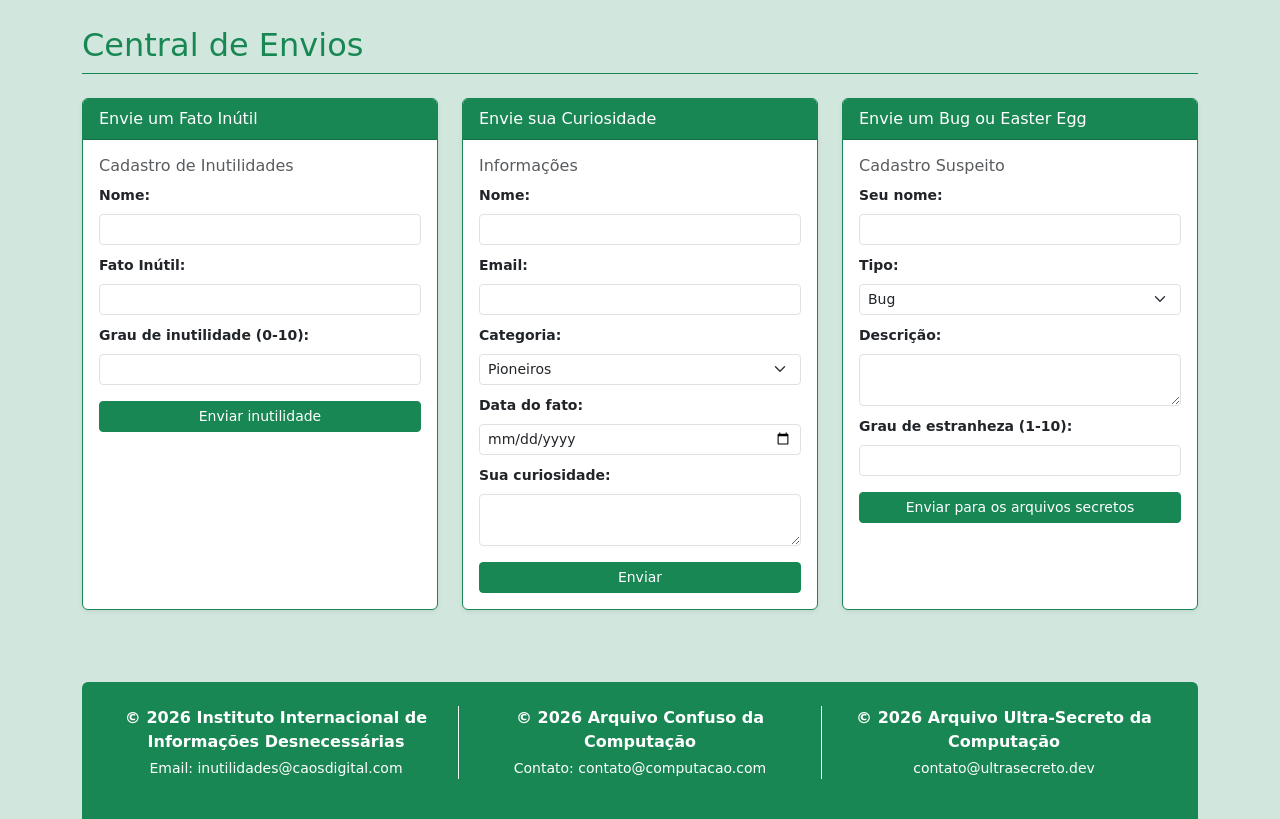
<file: ATIVIDADE_5/atividade_5.html>
<!DOCTYPE html>
<html lang="pt-br">

<head>
    <meta charset="UTF-8">
    <meta name="description" content="Curiosidades e fatos históricos da Ciência da Computação">
    <meta name="author" content="Portal Computação">
    <meta name="viewport" content="width=device-width, initial-scale=1.0">

    <title>Arquivo Confuso da Computação</title>

    <link rel="stylesheet" href="https://cdn.jsdelivr.net/npm/bootstrap@5.3.8/dist/css/bootstrap.min.css">
</head>

<style>
    .btn:hover,
    .card:hover,
    .nav-link:hover {
        box-shadow: 0 12px 20px #efe812;
        transform: translateY(-3px);
        transition: all 0.4s ease;
        border-radius: 12px;
    }
</style>


<body class="bg-success-subtle">

    <div class="container">

        <header class="bg-success text-white text-center p-4 mb-4">
            <h1>Arquivo (Quase) Perdido da Ciência da Computação</h1>
            <p class="lead">Uma coletânea caótica de fatos históricos, curiosos e inesperados.</p>
        </header>


        <nav class="navbar navbar-expand-lg navbar-dark bg-success mb-4">

            <div class="container-fluid">

                <ul class="navbar-nav">

                    <li class="nav-item">
                        <a class="nav-link text-white" href="#pioneiros">Pioneiros</a>
                    </li>

                    <li class="nav-item">
                        <a class="nav-link text-white" href="#bugs">Bugs</a>
                    </li>

                    <li class="nav-item">
                        <a class="nav-link text-white" href="#internet">Internet</a>
                    </li>

                    <li class="nav-item">
                        <a class="nav-link text-white" href="#linguagens">Linguagens</a>
                    </li>

                    <li class="nav-item">
                        <a class="nav-link text-white" href="#linha-do-tempo">Linha do Tempo</a>
                    </li>

                    <li class="nav-item">
                        <a class="nav-link text-white" href="#formulario">Envie Algo</a>
                    </li>

                </ul>

            </div>

        </nav>


        <main>


            <section id="pioneiros" class="mb-5">

                <h2 class="text-success">Pioneiros Esquecidos</h2>

                <div class="row">

                    <div class="col-md-6">

                        <div class="card h-100">

                            <div class="card-body">

                                <h3 class="card-title text-success">Ada Lovelace</h3>

                                <p>Considerada a primeira programadora da história.</p>

                                <details>
                                    <summary>Ver mais</summary>
                                    <p>Ela escreveu um algoritmo para a Máquina Analítica no século XIX.</p>
                                </details>

                            </div>

                        </div>

                    </div>


                    <div class="col-md-6">

                        <div class="card h-100">

                            <div class="card-body">

                                <h3 class="card-title text-success">Alan Turing</h3>

                                <p>Criador do conceito de Máquina de Turing.</p>

                                <blockquote class="blockquote">
                                    "Podemos ver apenas um pouco do futuro, mas o suficiente para perceber que há muito
                                    a fazer."
                                </blockquote>

                            </div>

                        </div>

                    </div>

                </div>

            </section>



            <section id="bugs" class="mb-5">

                <h2 class="text-success">Histórias de Bugs</h2>

                <div class="card mb-5">

                    <div class="card-body">

                        <h3 class="card-title text-success">O Primeiro Bug Real</h3>

                        <p>Uma mariposa encontrada em um computador em 1947.</p>

                        <figure>
                            <figcaption>Registro do bug colado no relatório técnico.</figcaption>
                        </figure>

                    </div>

                </div>


                <div class="card">

                    <div class="card-body">

                        <h3 class="card-title text-success">O Vírus Creeper</h3>

                        <p>Primeiro vírus da história (1971).</p>

                        <p>Mensagem exibida:</p>

                        <pre class="bg-dark text-white p-3 rounded">
I'M THE CREEPER : CATCH ME IF YOU CAN
</pre>

                    </div>

                </div>

            </section>

            <section id="internet" class="mb-5">

                <h2 class="text-success">Curiosidades da Internet</h2>

                <div class="row">

                    <div class="col-md-4">

                        <div class="card h-100">

                            <div class="card-body">

                                <h3 class="card-title text-success">Primeiro Website</h3>

                                <p>Criado em 1991 por Tim Berners-Lee.</p>

                            </div>

                        </div>

                    </div>

                    <div class="col-md-4">

                        <div class="card h-100">

                            <div class="card-body">

                                <h3 class="card-title text-success">ARPANET</h3>

                                <p>A precursora da internet moderna.</p>

                                <ul>
                                    <li>Primeira mensagem enviada: "LO"</li>
                                    <li>O sistema caiu antes de completar "LOGIN"</li>
                                </ul>

                            </div>

                        </div>

                    </div>

                    <div class="col-md-4">

                        <div class="card h-100">

                            <div class="card-body">

                                <h3 class="card-title text-success">Emojis e ASCII</h3>

                                <code>:-)</code>
                                <code>;-)</code>
                                <code>:-D</code>

                            </div>

                        </div>

                    </div>

                </div>

            </section>

            <section id="linguagens" class="mb-5">

                <h2 class="text-success">Linguagens de Programação</h2>

                <table class="table table-striped table-bordered">

                    <caption>Linguagens e Ano de Criação</caption>

                    <thead class="table-success">

                        <tr>
                            <th>Linguagem</th>
                            <th>Ano</th>
                        </tr>

                    </thead>

                    <tbody>

                        <tr>
                            <td>COBOL</td>
                            <td>1959</td>
                        </tr>

                        <tr>
                            <td>C</td>
                            <td>1972</td>
                        </tr>

                        <tr>
                            <td>Python</td>
                            <td>1991</td>
                        </tr>

                    </tbody>

                    <tfoot>

                        <tr>
                            <td colspan="2">Dados históricos aproximados</td>
                        </tr>

                    </tfoot>

                </table>

            </section>

            <section id="linha-do-tempo" class="mb-5">

                <h2 class="text-success">Linha do Tempo Aleatória</h2>

                <ol class="list-group">

                    <li class="list-group-item">1837 - Máquina Analítica</li>
                    <li class="list-group-item">1946 - ENIAC</li>
                    <li class="list-group-item">1969 - ARPANET</li>
                    <li class="list-group-item">1991 - Primeiro site</li>
                    <li class="list-group-item">2007 - Popularização dos smartphones</li>

                </ol>

            </section>

            <header class="bg-success text-white text-center p-4 mb-4">
                <h1>Fatos Inúteis (Mas Incríveis) da Ciência da Computação</h1>
                <p class="lead">Informações que não vão melhorar seu código… mas vão melhorar sua aula.</p>
            </header>

            <nav class="navbar navbar-expand-lg navbar-dark bg-success mb-4">
                <div class="container-fluid">
                    <ul class="navbar-nav">
                        <li class="nav-item">
                            <a class="nav-link text-white" href="#nomes">Nomes Estranhos</a>
                        </li>
                        <li class="nav-item">
                            <a class="nav-link text-white" href="#acidentes">Acidentes Tecnológicos</a>
                        </li>
                        <li class="nav-item">
                            <a class="nav-link text-white" href="#dinheiro">Erros Caríssimos</a>
                        </li>
                        <li class="nav-item">
                            <a class="nav-link text-white" href="#aleatorio">Aleatoriedades</a>
                        </li>
                        <li class="nav-item">
                            <a class="nav-link text-white" href="#form">Envie Algo Inútil</a>
                        </li>
                    </ul>
                </div>
            </nav>

            <section id="nomes" class="mb-5">
                <h2 class="text-success">Nomes Estranhos da Computação</h2>

                <div class="row">
                    <div class="col-md-4 mb-4">
                        <div class="card h-100">
                            <div class="card-body">
                                <h3 class="card-title text-success">Spam vem de um presunto</h3>
                                <p>
                                    O termo "spam" para emails indesejados vem de um esquete do
                                    <strong>Monty Python</strong> onde a palavra SPAM (marca de presunto enlatado)
                                    era repetida incessantemente.
                                </p>
                            </div>
                        </div>
                    </div>

                    <div class="col-md-4 mb-4">
                        <div class="card h-100">
                            <div class="card-body">
                                <h3 class="card-title text-success">Bluetooth tem nome viking</h3>
                                <p>
                                    A tecnologia foi nomeada em homenagem ao rei
                                    <em>Harald "Bluetooth" Gormsson</em>, que unificou a Dinamarca.
                                    A ideia era “unificar dispositivos”.
                                </p>
                            </div>
                        </div>
                    </div>

                    <div class="col-md-4 mb-4">
                        <div class="card h-100">
                            <div class="card-body">
                                <h3 class="card-title text-success">Bug é literalmente bug</h3>
                                <p>
                                    O famoso inseto encontrado no computador
                                    <abbr title="Harvard Mark II">Mark II</abbr> em 1947
                                    era uma mariposa de verdade.
                                </p>
                                <details>
                                    <summary>Detalhe inútil</summary>
                                    <p>O inseto ainda está preservado em um museu.</p>
                                </details>
                            </div>
                        </div>
                    </div>
                </div>
            </section>

            <section id="acidentes" class="mb-5">

                <h2 class="text-success">Acidentes Tecnológicos Surpreendentes</h2>

                <div class="row">
                    <div class="col-md-4 mb-4">
                        <div class="card h-100">
                            <div class="card-body">
                                <h3 class="card-title text-success">O primeiro domínio registrado</h3>
                                <p>
                                    O primeiro domínio da história foi
                                    <code>symbolics.com</code> registrado em 1985.
                                </p>
                            </div>
                        </div>
                    </div>

                    <div class="col-md-4 mb-4">
                        <div class="card h-100">
                            <div class="card-body">
                                <h3 class="card-title text-success">O erro que quase causou guerra nuclear</h3>
                                <p>
                                    Em 1983, um sistema soviético detectou falsamente mísseis americanos.
                                    O oficial Stanislav Petrov decidiu ignorar o alerta.
                                </p>
                                <blockquote class="blockquote">
                                    "Um bug pode ter salvo o mundo."
                                </blockquote>
                            </div>
                        </div>
                    </div>

                    <div class="col-md-4 mb-4">
                        <div class="card h-100">
                            <div class="card-body">
                                <h3 class="card-title text-success">O computador que pesava 27 toneladas</h3>
                                <p>
                                    O ENIAC ocupava 167 m² e consumia energia suficiente para escurecer parte da cidade.
                                </p>
                            </div>
                        </div>
                    </div>
                </div>

            </section>


            <section id="dinheiro" class="mb-5">

                <h2 class="text-success">Erros Caríssimos</h2>

                <div class="row">
                    <div class="col-md-6 mb-4">
                        <div class="card h-100">
                            <div class="card-body">
                                <h3 class="card-title text-success">O traço que custou milhões</h3>
                                <p>
                                    Em 1962, a NASA perdeu a sonda Mariner 1 por causa de um erro em uma fórmula
                                    matemática:
                                    faltava um simples hífen.
                                </p>
                            </div>
                        </div>
                    </div>

                    <div class="col-md-6 mb-4">
                        <div class="card h-100">
                            <div class="card-body">
                                <h3 class="card-title text-success">Bitcoin jogado no lixo</h3>
                                <p>
                                    Um homem no Reino Unido descartou um HD com 8.000 bitcoins.
                                </p>
                                <pre class="bg-dark text-white p-3 rounded">
Valor atual: melhor não calcular.
                                </pre>
                            </div>
                        </div>
                    </div>
                </div>

            </section>

            <section id="aleatorio" class="mb-5">

                <h2 class="text-success">Coisas Aleatórias que Você Não Pediu</h2>

                <div class="row">
                    <div class="col-md-6 mb-4">
                        <div class="card h-100">
                            <div class="card-body">
                                <h3 class="card-title text-success">O primeiro emoticon</h3>
                                <p>
                                    :-) foi sugerido em 1982 por Scott Fahlman.
                                </p>
                            </div>
                        </div>
                    </div>

                    <div class="col-md-6 mb-4">
                        <div class="card h-100">
                            <div class="card-body">
                                <h3 class="card-title text-success">A senha mais usada do mundo</h3>
                                <p><strong>123456</strong></p>
                            </div>
                        </div>
                    </div>

                    <div class="col-md-6 mb-4">
                        <div class="card h-100">
                            <div class="card-body">
                                <h3 class="card-title text-success">O Google já quebrou a internet</h3>
                                <p>
                                    Em 2009, o Google marcou acidentalmente todos os sites como maliciosos por 40
                                    minutos.
                                </p>
                            </div>
                        </div>
                    </div>

                    <div class="col-md-6 mb-4">
                        <div class="card h-100">
                            <div class="card-body">
                                <h3 class="card-title text-success">Computadores odeiam calor</h3>
                                <p>
                                    Um data center pode usar mais água para resfriamento do que uma pequena cidade.
                                </p>
                            </div>
                        </div>
                    </div>
                </div>

            </section>


            <section class="mb-5">

                <h2 class="text-success">Tabela Totalmente Necessária</h2>

                <table class="table table-striped table-bordered">
                    <thead class="table-success">
                        <tr>
                            <th>Curiosidade</th>
                            <th>Nível de Inutilidade</th>
                        </tr>
                    </thead>
                    <tbody>
                        <tr>
                            <td>Spam vem de presunto</td>
                            <td>Alto</td>
                        </tr>
                        <tr>
                            <td>Bluetooth é viking</td>
                            <td>Médio</td>
                        </tr>
                        <tr>
                            <td>Senha mais usada é 123456</td>
                            <td>Crítico</td>
                        </tr>
                    </tbody>
                </table>
            </section>
            <header class="bg-success text-white text-center p-4 mb-4">
                <h1>Coisas Que Seus Professores Não Contaram Sobre Computação</h1>
                <p class="lead">Fatos obscuros, bugs absurdos e Easter eggs históricos.</p>
            </header>

            <nav class="navbar navbar-expand-lg navbar-dark bg-success mb-4">
                <div class="container-fluid">
                    <ul class="navbar-nav">
                        <li class="nav-item"><a class="nav-link text-white" href="#easter-eggs">Easter Eggs</a></li>
                        <li class="nav-item"><a class="nav-link text-white" href="#bugs-absurdos">Bugs Absurdos</a></li>
                        <li class="nav-item"><a class="nav-link text-white" href="#comandos-secretos">Comandos
                                Estranhos</a></li>
                        <li class="nav-item"><a class="nav-link text-white" href="#formulario-secreto">Envie Algo
                                Suspeito</a></li>
                    </ul>
                </div>
            </nav>

            <section id="easter-eggs" class="mb-5">
                <h2 class="text-success border-bottom border-success pb-2 mb-4">Easter Eggs Reais e Oficiais</h2>
                <div class="row">
                    <div class="col-md-6 mb-4">
                        <div class="card h-100">
                            <div class="card-body">
                                <h3 class="card-title text-success">O Excel 97 tinha um simulador de voo escondido</h3>
                                <p>O Microsoft Excel 97 escondia um jogo 3D estilo simulador de voo dentro da planilha.
                                </p>
                                <details>
                                    <summary class="text-success" style="cursor: pointer;">Como ativava?</summary>
                                    <p class="mt-2">Era preciso selecionar células específicas e usar combinações
                                        absurdas de teclado.</p>
                                </details>
                            </div>
                        </div>
                    </div>

                    <div class="col-md-6 mb-4">
                        <div class="card h-100">
                            <div class="card-body">
                                <h3 class="card-title text-success">O Google tem um T-Rex escondido</h3>
                                <p>Quando você fica sem internet no Chrome, aparece um dinossauro. Se apertar espaço,
                                    começa um jogo infinito.</p>
                            </div>
                        </div>
                    </div>

                    <div class="col-md-6 mb-4">
                        <div class="card h-100">
                            <div class="card-body">
                                <h3 class="card-title text-success">O Windows 95 tinha créditos escondidos</h3>
                                <p>Desenvolvedores colocaram seus nomes escondidos dentro do sistema.</p>
                            </div>
                        </div>
                    </div>

                    <div class="col-md-6 mb-4">
                        <div class="card h-100">
                            <div class="card-body">
                                <h3 class="card-title text-success">O GitHub já teve um unicórnio voador</h3>
                                <p>Em versões antigas, existia um modo visual alternativo escondido.</p>
                            </div>
                        </div>
                    </div>
                </div>
            </section>

            <section id="bugs-absurdos" class="mb-5">
                <h2 class="text-success border-bottom border-success pb-2 mb-4">Bugs Absurdos da História</h2>
                <div class="row">
                    <div class="col-md-6 mb-4">
                        <div class="card h-100">
                            <div class="card-body">
                                <h3 class="card-title text-success">O bug que destruiu um foguete em 37 segundos</h3>
                                <p>Em 1996, o foguete Ariane 5 explodiu por causa de uma conversão de número de 64 bits
                                    para 16 bits.</p>
                                <blockquote
                                    class="blockquote bg-light p-3 rounded border-start border-success border-4">
                                    <p class="mb-0 fs-6">Custo do erro: aproximadamente 370 milhões de dólares.</p>
                                </blockquote>
                            </div>
                        </div>
                    </div>

                    <div class="col-md-6 mb-4">
                        <div class="card h-100">
                            <div class="card-body">
                                <h3 class="card-title text-success">O Y2K (Bug do Milênio)</h3>
                                <p>Sistemas antigos usavam apenas dois dígitos para o ano. Em 2000, poderiam interpretar
                                    "00" como 1900.</p>
                                <p>O mundo gastou bilhões se preparando... e quase nada aconteceu.</p>
                            </div>
                        </div>
                    </div>

                    <div class="col-md-6 mb-4">
                        <div class="card h-100">
                            <div class="card-body">
                                <h3 class="card-title text-success">O bug do Pentium</h3>
                                <p>Um erro microscópico na divisão de números em processadores Intel causava resultados
                                    errados em cálculos específicos.</p>
                            </div>
                        </div>
                    </div>

                    <div class="col-md-6 mb-4">
                        <div class="card h-100">
                            <div class="card-body">
                                <h3 class="card-title text-success">O erro que duplicou dinheiro</h3>
                                <p>Em 2012, um bug em um banco permitiu que clientes sacassem valores inexistentes.</p>
                            </div>
                        </div>
                    </div>
                </div>
            </section>
            <section id="comandos-secretos" class="mb-5">
                <h2 class="text-success border-bottom border-success pb-2 mb-4">Comandos Estranhos e Inúteis</h2>

                <div class="row">
                    <div class="col-md-6 mb-4">
                        <div class="card h-100">
                            <div class="card-body text-center">
                                <h3 class="card-title text-success">Konami Code</h3>
                                <p class="fs-4 fw-bold my-3">
                                    ↑ ↑ ↓ ↓ ← → ← → B A
                                </p>
                                <p>
                                    Usado em dezenas de jogos e até em sites modernos.
                                </p>
                            </div>
                        </div>
                    </div>

                    <div class="col-md-6 mb-4">
                        <div class="card h-100">
                            <div class="card-body">
                                <h3 class="card-title text-success">sudo make me a sandwich</h3>
                                <pre class="bg-dark text-white p-3 rounded">
$ sudo make me a sandwich
Okay.
                            </pre>
                                <p>Alguns sistemas Linux realmente respondem a isso.</p>
                            </div>
                        </div>
                    </div>

                    <div class="col-md-6 mb-4">
                        <div class="card h-100">
                            <div class="card-body">
                                <h3 class="card-title text-success">O comando que trava o Windows</h3>
                                <pre class="bg-dark text-white p-3 rounded text-center">
CON CON
                            </pre>
                                <p>
                                    No Windows antigo, criar uma pasta chamada CON era impossível.
                                </p>
                            </div>
                        </div>
                    </div>

                    <div class="col-md-6 mb-4">
                        <div class="card h-100 border-danger">
                            <div class="card-body">
                                <h3 class="card-title text-danger">A senha mais comum do planeta</h3>
                                <code class="display-6 d-block my-2">123456</code>
                                <p>
                                    Continua sendo campeã mundial.
                                </p>
                            </div>
                        </div>
                    </div>
                </div>
            </section>

            <section class="mb-5">
                <h2 class="text-success border-bottom border-success pb-2 mb-4">Tabela do Caos Digital</h2>

                <div class="table-responsive">
                    <table class="table table-striped table-hover border-success shadow-sm">
                        <thead class="table-success">
                            <tr>
                                <th>Evento</th>
                                <th>Nível de Caos</th>
                                <th>Custo Aproximado</th>
                            </tr>
                        </thead>
                        <tbody>
                            <tr>
                                <td>Ariane 5</td>
                                <td><span class="badge bg-danger">Explosivo</span></td>
                                <td>370 milhões USD</td>
                            </tr>
                            <tr>
                                <td>Bug do Pentium</td>
                                <td><span class="badge bg-warning text-dark">Matemático</span></td>
                                <td>475 milhões USD</td>
                            </tr>
                            <tr>
                                <td>Y2K</td>
                                <td><span class="badge bg-info text-dark">Psicológico</span></td>
                                <td>Bilhões USD</td>
                            </tr>
                        </tbody>
                    </table>
                </div>
            </section>
            <section id="central-envios" class="mb-5">
                <h2 class="text-success border-bottom border-success pb-2 mb-4">Central de Envios</h2>

                <div class="row">
                    <div class="col-lg-4 mb-4" id="form">
                        <div class="card h-100 shadow-sm border-success">
                            <div class="card-header bg-success text-white">Envie um Fato Inútil</div>
                            <div class="card-body">
                                <form>
                                    <fieldset>
                                        <legend class="h6 text-muted">Cadastro de Inutilidades</legend>
                                        <div class="mb-2">
                                            <label class="form-label small fw-bold">Nome:</label>
                                            <input type="text" class="form-control form-control-sm" name="nome">
                                        </div>
                                        <div class="mb-2">
                                            <label class="form-label small fw-bold">Fato Inútil:</label>
                                            <input type="text" class="form-control form-control-sm" name="fato">
                                        </div>
                                        <div class="mb-3">
                                            <label class="form-label small fw-bold">Grau de inutilidade (0-10):</label>
                                            <input type="number" class="form-control form-control-sm" name="grau"
                                                min="0" max="10">
                                        </div>
                                        <input type="submit" class="btn btn-success btn-sm w-100"
                                            value="Enviar inutilidade">
                                    </fieldset>
                                </form>
                            </div>
                        </div>
                    </div>

                    <div class="col-lg-4 mb-4" id="formulario">
                        <div class="card h-100 shadow-sm border-success">
                            <div class="card-header bg-success text-white">Envie sua Curiosidade</div>
                            <div class="card-body">
                                <form>
                                    <fieldset>
                                        <legend class="h6 text-muted">Informações</legend>
                                        <div class="mb-2">
                                            <label class="form-label small fw-bold">Nome:</label>
                                            <input type="text" class="form-control form-control-sm" name="nome">
                                        </div>
                                        <div class="mb-2">
                                            <label class="form-label small fw-bold">Email:</label>
                                            <input type="email" class="form-control form-control-sm" name="email">
                                        </div>
                                        <div class="mb-2">
                                            <label class="form-label small fw-bold">Categoria:</label>
                                            <select class="form-select form-select-sm" name="categoria">
                                                <option>Pioneiros</option>
                                                <option>Bugs</option>
                                                <option>Internet</option>
                                                <option>Linguagens</option>
                                            </select>
                                        </div>
                                        <div class="mb-2">
                                            <label class="form-label small fw-bold">Data do fato:</label>
                                            <input type="date" class="form-control form-control-sm" name="data">
                                        </div>
                                        <div class="mb-3">
                                            <label class="form-label small fw-bold">Sua curiosidade:</label>
                                            <textarea class="form-control form-control-sm" name="curiosidade"
                                                rows="2"></textarea>
                                        </div>
                                        <input type="submit" class="btn btn-success btn-sm w-100" value="Enviar">
                                    </fieldset>
                                </form>
                            </div>
                        </div>
                    </div>

                    <div class="col-lg-4 mb-4" id="formulario-secreto">
                        <div class="card h-100 shadow-sm border-success">
                            <div class="card-header bg-success text-white">Envie um Bug ou Easter Egg</div>
                            <div class="card-body">
                                <form>
                                    <fieldset>
                                        <legend class="h6 text-muted">Cadastro Suspeito</legend>
                                        <div class="mb-2">
                                            <label class="form-label small fw-bold">Seu nome:</label>
                                            <input type="text" class="form-control form-control-sm" name="nome">
                                        </div>
                                        <div class="mb-2">
                                            <label class="form-label small fw-bold">Tipo:</label>
                                            <select class="form-select form-select-sm" name="tipo">
                                                <option>Bug</option>
                                                <option>Easter Egg</option>
                                                <option>Comando estranho</option>
                                            </select>
                                        </div>
                                        <div class="mb-2">
                                            <label class="form-label small fw-bold">Descrição:</label>
                                            <textarea class="form-control form-control-sm" name="descricao"
                                                rows="2"></textarea>
                                        </div>
                                        <div class="mb-3">
                                            <label class="form-label small fw-bold">Grau de estranheza (1-10):</label>
                                            <input type="number" class="form-control form-control-sm" min="1" max="10">
                                        </div>
                                        <input type="submit" class="btn btn-success btn-sm w-100"
                                            value="Enviar para os arquivos secretos">
                                    </fieldset>
                                </form>
                            </div>
                        </div>
                    </div>
                </div>
            </section>
        </main>

        <footer class="bg-success text-white text-center p-4 mt-5 rounded-top">
            <div class="row">
                <div class="col-md-4 mb-3">
                    <p class="mb-1 fw-bold">© 2026 Instituto Internacional de Informações Desnecessárias</p>
                    <address class="small mb-0">Email: inutilidades@caosdigital.com</address>
                </div>
                <div class="col-md-4 mb-3 border-start border-end border-light">
                    <p class="mb-1 fw-bold">&copy; 2026 Arquivo Confuso da Computação</p>
                    <address class="small mb-0">Contato: contato@computacao.com</address>
                </div>
                <div class="col-md-4 mb-3">
                    <p class="mb-1 fw-bold">© 2026 Arquivo Ultra-Secreto da Computação</p>
                    <address class="small mb-0">contato@ultrasecreto.dev</address>
                </div>
            </div>
        </footer>

    </div>
</body>

</html>
</file>
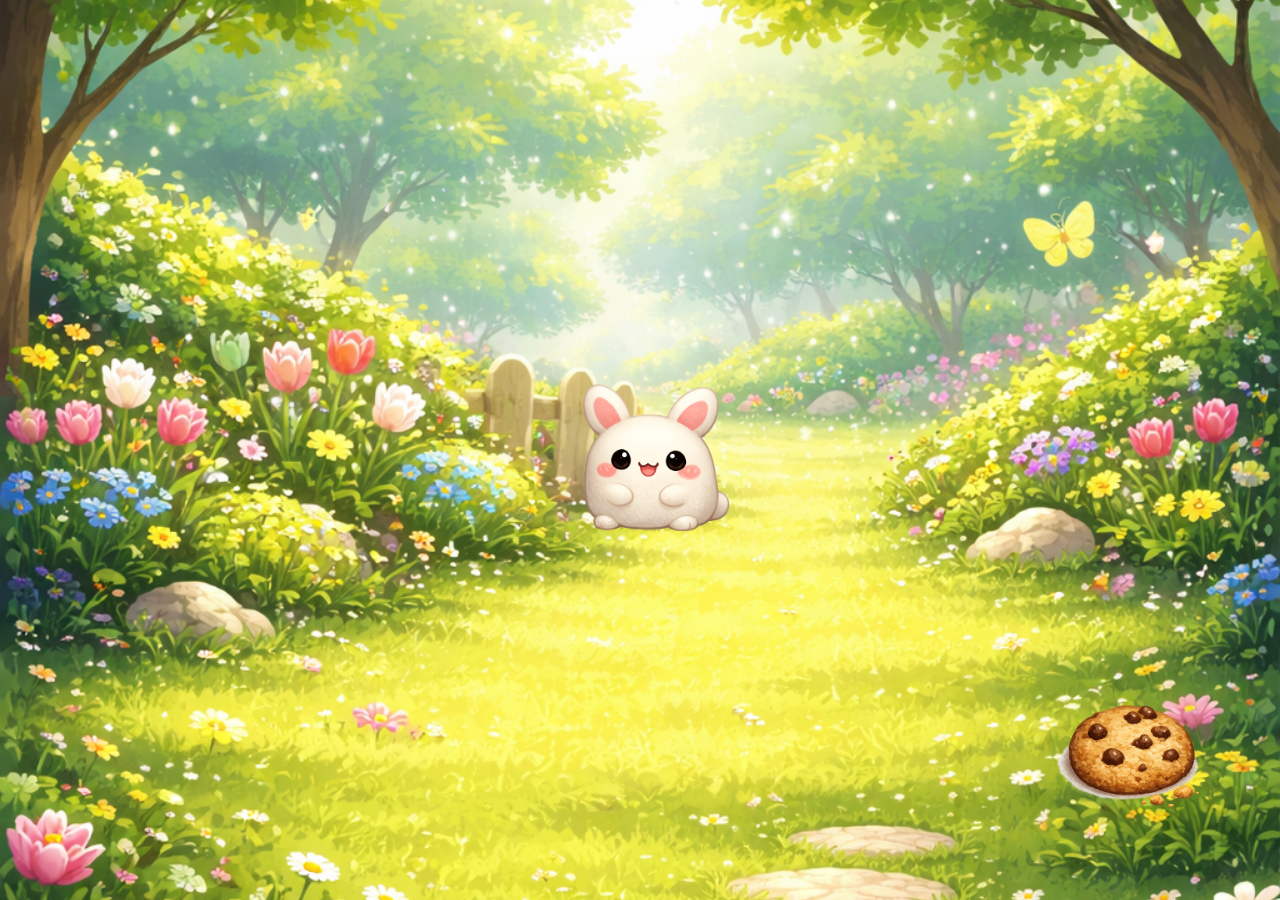
<file: ATIVIDADE_6/bichinho.html>
<html lang="pt-br"
<head>
    <meta charset="UTF-8">
    <title>Meu bichinho</title>
</head>

<body>
    <style>
        body {
            margin: 0;
            height: 100vh;

            display: flex;
            justify-content: center;
            align-items: center;
            flex-direction: column;

            background-size: cover;       /* cobre a tela toda */
            background-position: center;  /* centraliza */
            background-repeat: no-repeat; /* não repete */
            transition: background 0.5s ease;
            
            margin: 0;
            height: 100vh;

            #bicho {
                position: absolute;
                top: 50%;
                left: 50%;
                transform: translate(-50%, -50%);
            }
            #btn {
            position: absolute;
            right: 40px;
            bottom: 40px;
            width: 200px;
            cursor: pointer;
            transition: 0.2s;
        }

        #btn:active {
            transform: scale(0.9);
        }
            transition: background-image 0.8s ease-in-out;
}
        
        img {
            width: 200px;
            margin: 10px;
            cursor: pointer;
        }
    </style>
    <img id="bicho" src="criaturinha.png">
    <img id="btn" src="comida.png" onclick="alimentar()"/>
</body>

<script src="script.js"></script>
</html>
</file>
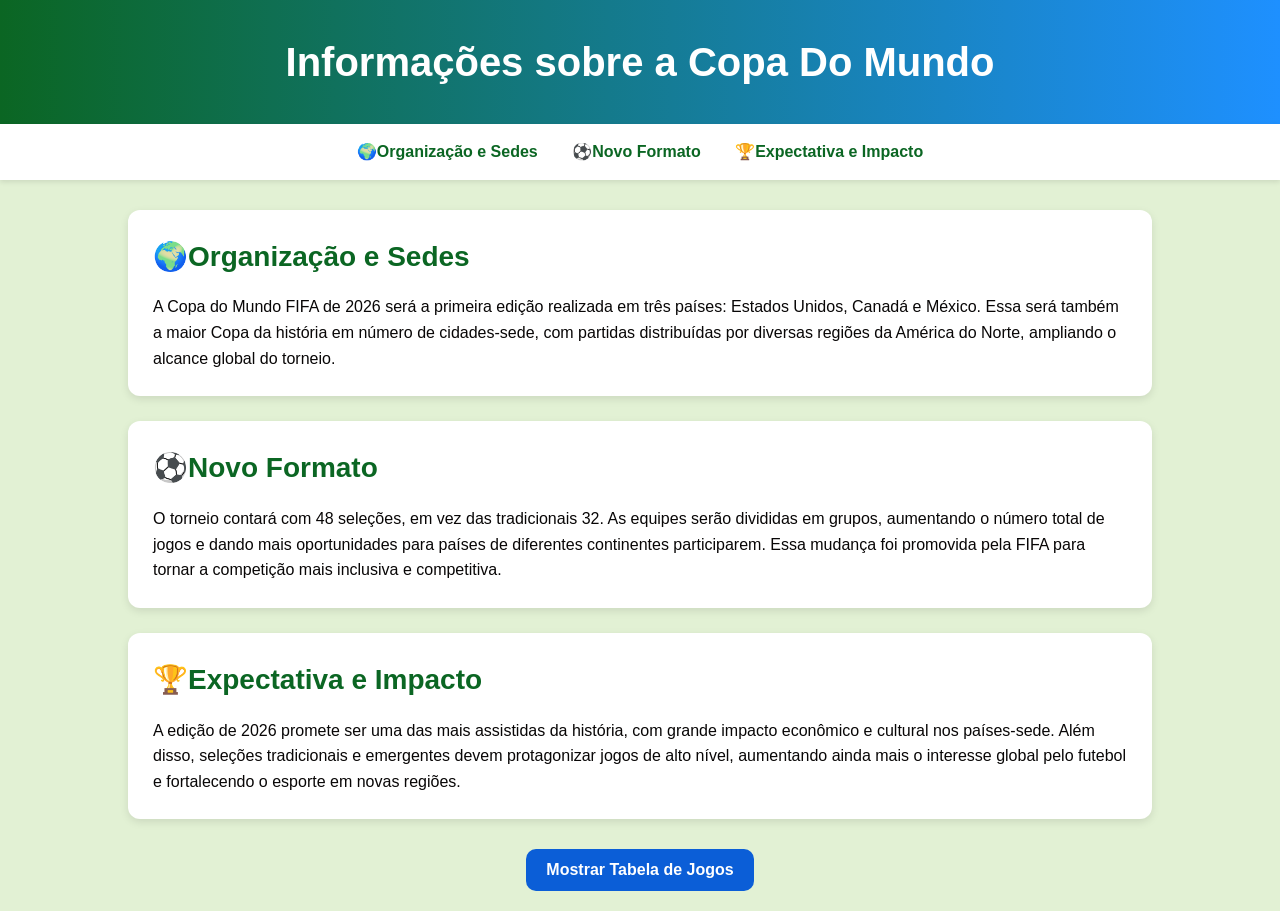
<file: ATIVIDADE_1/DIA_1/dia1.html>
<!DOCTYPE html>
<html lang="pt-br">

<head>
    <meta charset="utf-8">
    <title>Refazedndo a prova do Dia 1</title>
    <link rel="stylesheet" href="dia_1_style.css">
</head>

<body>
    <header>
        <h1>Informações sobre a Copa Do Mundo</h1>
    </header>

    <nav>
    <a href="#organizacao">🌍Organização e Sedes</a>
    <a href="#formato">⚽Novo Formato</a>
    <a href="#expectativa">🏆Expectativa e Impacto</a>
    </nav>
    
    <main>
        <section class="card" id="organizacao">
            <h2>🌍Organização e Sedes</h2>
            <p>A Copa do Mundo FIFA de 2026 será a primeira edição realizada em três países: Estados Unidos, Canadá e México. Essa será também a maior Copa da história em número de cidades-sede, com partidas distribuídas por diversas regiões da América do Norte, ampliando o alcance global do torneio.</p>
        </section>

        <section class="card" id="formato">
            <h2>⚽Novo Formato</h2>
            <p>O torneio contará com 48 seleções, em vez das tradicionais 32. As equipes serão divididas em grupos, aumentando o número total de jogos e dando mais oportunidades para países de diferentes continentes participarem. Essa mudança foi promovida pela FIFA para tornar a competição mais inclusiva e competitiva.</p>
        </section>

        <section class="card" id="expectativa">
            <h2>🏆Expectativa e Impacto</h2>
            <p>A edição de 2026 promete ser uma das mais assistidas da história, com grande impacto econômico e cultural nos países-sede. Além disso, seleções tradicionais e emergentes devem protagonizar jogos de alto nível, aumentando ainda mais o interesse global pelo futebol e fortalecendo o esporte em novas regiões.</p>
        </section>
    </main>

    <button onclick="mostrarTabela()">Mostrar Tabela de Jogos</button>
    <img id="imagemTabela" src="Tabela_Jogos.png" style="display: none">
    <script src="dia_1_script.js"></script>
</body>

</html>
</file>
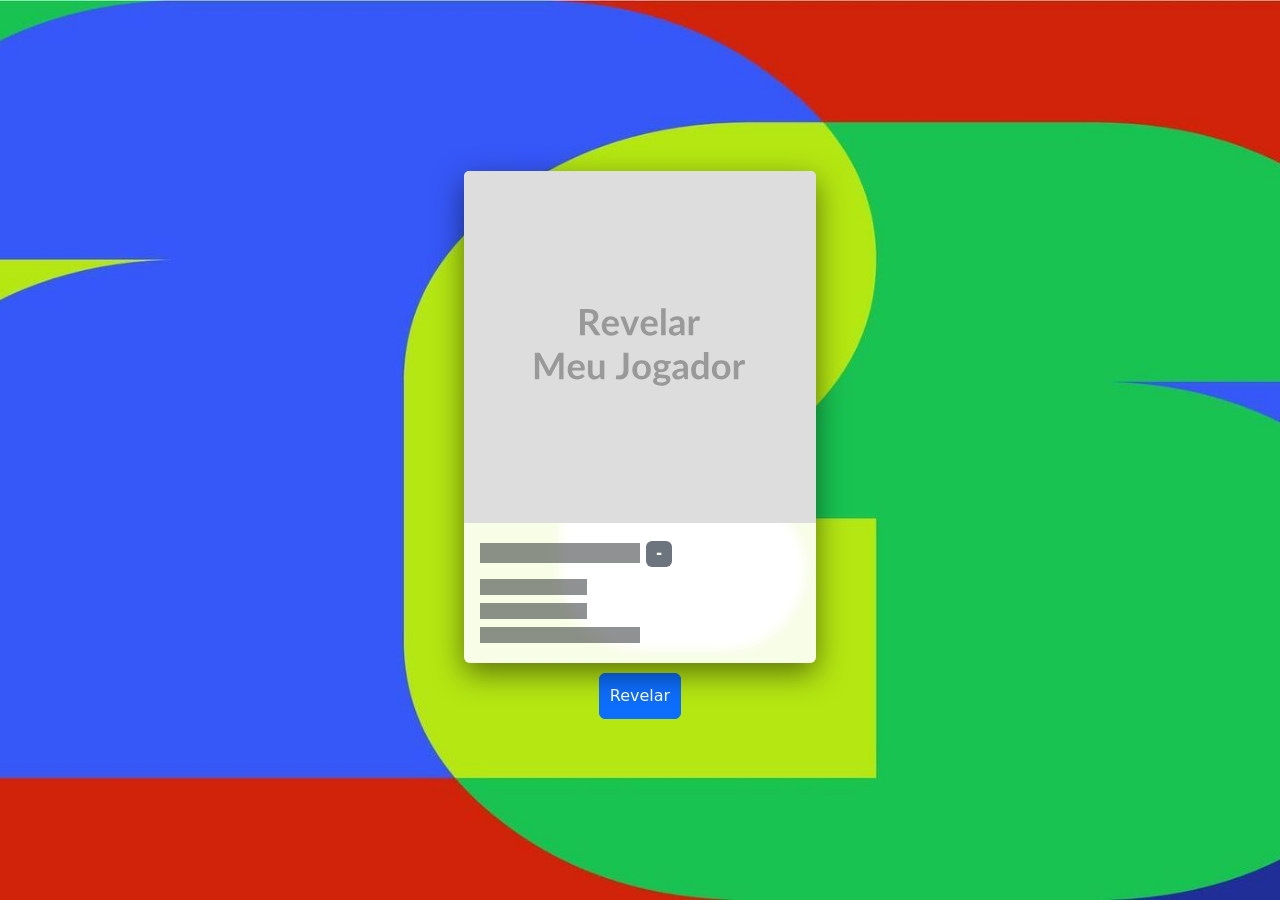
<file: ATIVIDADE_1/DIA_1/dia_1_questo4.html>
<!DOCTYPE html>
<html lang="pt-br">
<head>
    <meta charset="UTF-8">
    <meta name="viewport" content="width=device-width, initial-scale=1.0">
    <title>Meu Jogador da Copa do Mundo </title>
    
    <link href="https://cdn.jsdelivr.net/npm/bootstrap@5.3.8/dist/css/bootstrap.min.css" rel="stylesheet">
    <script src="https://cdn.jsdelivr.net/npm/bootstrap@5.3.8/dist/js/bootstrap.bundle.min.js"></script>

    <style>
        body,
        html {
            height: 100%;
            margin: 0;
        }

        .bg-copa {
            background-image: url('img/FIFA-World-Cup-26.jpg');
            background-size: cover;
            background-position: center;
            background-attachment: fixed;
            height: 100vh;
            display: flex;
            justify-content: center;
            align-items: center;

        }

        .card {
            backdrop-filter: blur(5px);
            background-color: rgba(255, 255, 255, 0.9);
            border: none;
            box-shadow: 0 10px 30px rgba(0, 0, 0, 0.5);
        }
    </style>
</head>

<body>

    <div class="bg-copa">
        <div class="d-flex flex-column align-items-center">
            <div class="card" style="width: 22rem;" aria-hidden="true">
                <img id="imagemJogador" src="img/img_.svg" class="card-img-top" alt="Placeholder Copa">

                <div class="card-body">
                    <h5 class="card-title placeholder-glow">
                        <span id="Nome" class="placeholder col-6"></span>
                        <span id="Rank" class="badge text-bg-secondary">-</span>
                    </h5>
                    <p class="card-text placeholder-glow">
                        <span id="Data_Nas" class="placeholder col-4"></span><br>
                        <span id="Altura" class="placeholder col-4"></span><br>
                        <span id="Posição" class="placeholder col-6"></span><br>
                    </p>


                </div>
            </div>
            <a href="#" onclick="revelar()" tabindex="-1" class="btn btn-primary" style="margin: 10px; padding: 10px;">
                Revelar
            </a>
        </div>
    </div>

    <script src="dia_1_questoa_4_revelar.js"></script>
</body>

</html>
</file>
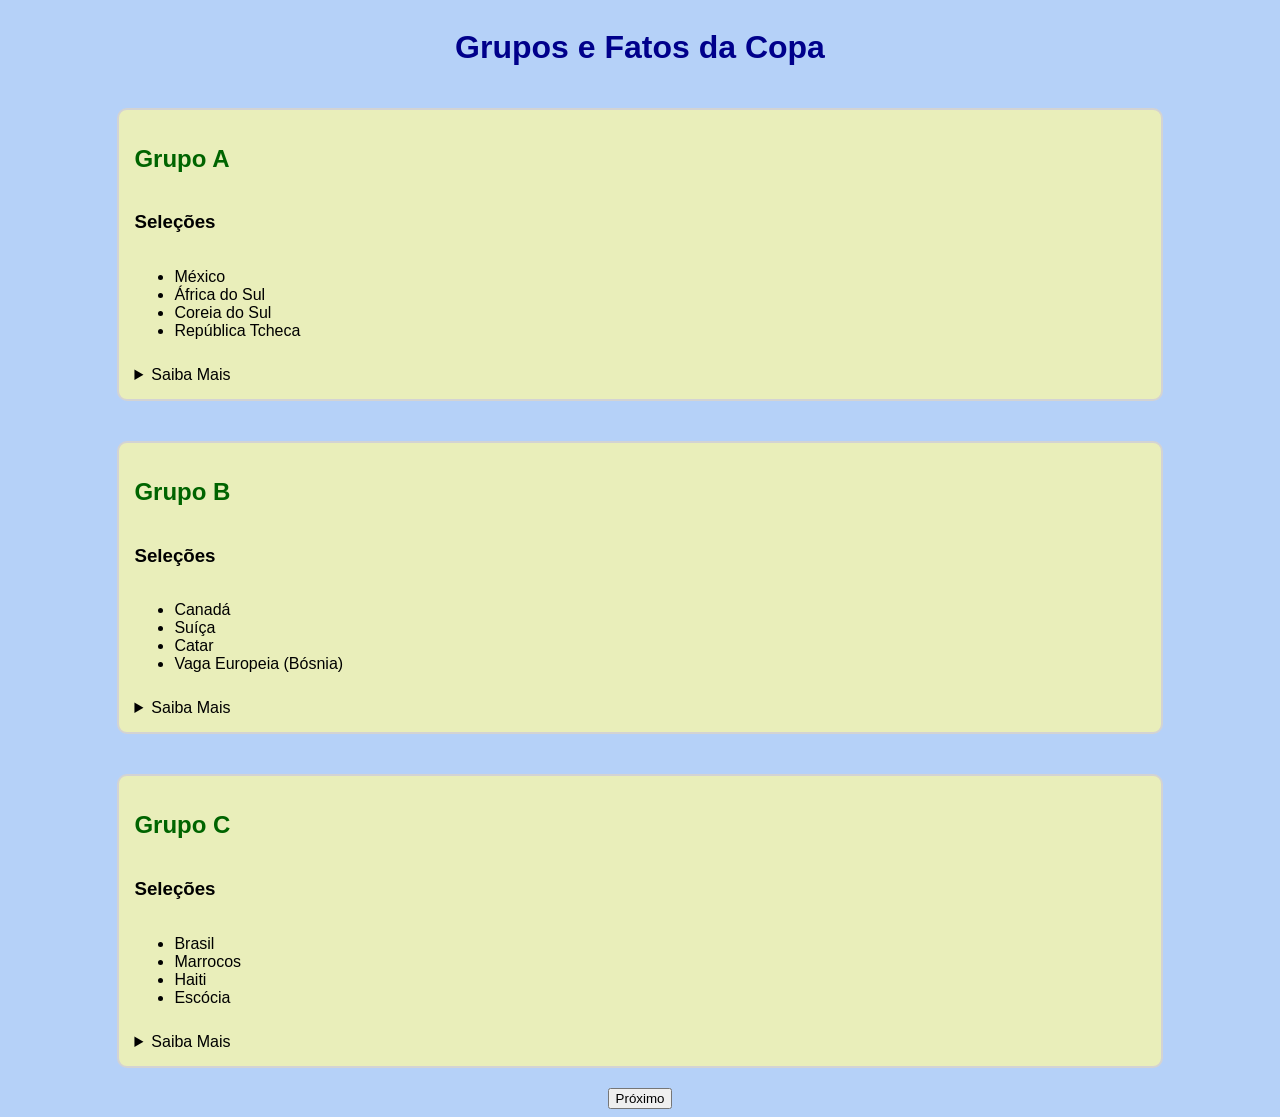
<file: ATIVIDADE_1/DIA_2/dia_2_index.html>
<!DOCTYPE html>
<html lang="pt-br">

<head>
    <meta charset="UTF-8">
    <title>Grupos da Copa</title>
    <link rel="stylesheet" href="dia_2_style.css">
</head>

<body>

    <h1>Grupos e Fatos da Copa</h1>

    <div class="grupo" id="grupoA">

        <h2 id="tituloA">Grupo A</h2>

        <h3>Seleções</h3>

        <ul id="listaA">
            <li>México</li>
            <li>África do Sul</li>
            <li>Coreia do Sul</li>
            <li>República Tcheca</li>
        </ul>

        <details>
            <summary>Saiba Mais</summary>

            <p id="textoA">
                O jogo de abertura será México x África do Sul.
                Confrontos entre Coreia do Sul e seleções europeias
                já ocorreram em várias Copas, com histórico equilibrado.
            </p>

        </details>

    </div>

    <div class="grupo" id="grupoB">

        <h2 id="tituloB">Grupo B</h2>

        <h3>Seleções</h3>

        <ul id="listaB">
            <li>Canadá</li>
            <li>Suíça</li>
            <li>Catar</li>
            <li>Vaga Europeia (Bósnia)</li>
        </ul>

        <details>
            <summary>Saiba Mais</summary>

            <p id="textoB">
                O Canadá joga em casa, fator importante de desempenho. Catar e Suíça já se enfrentaram recentemente em amistosos internacionais.
            </p>

        </details>

    </div>

    <div class="grupo" id="grupoC">

        <h2 id="tituloC">Grupo C</h2>

        <h3>Seleções</h3>

        <ul id="listaC">
            <li>Brasil</li>
            <li>Marrocos</li>
            <li>Haiti</li>
            <li>Escócia</li>
        </ul>

        <details>
            <summary>Saiba Mais</summary>

            <p id="textoC">
                 Brasil, Marrocos e Escócia já dividiram grupo em 1998. Brasil nunca perdeu para a Escócia em Copas.
            </p>

        </details>

    </div>

    <button onclick="proximo()">Próximo</button>

    <script src="dia_2_script.js"></script>

</body>

</html>
</file>
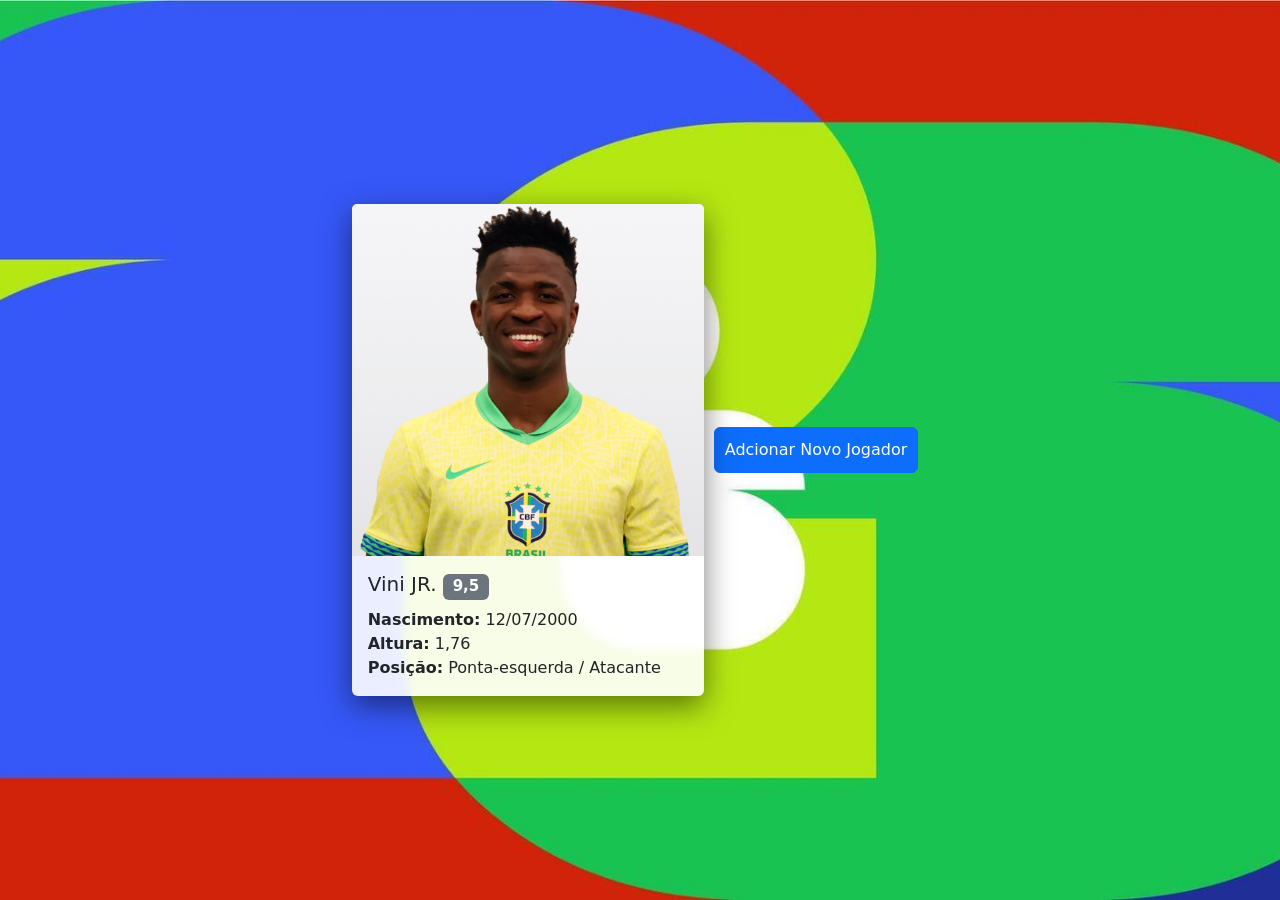
<file: ATIVIDADE_1/DIA_2/dia_2_questao4.html>
<!DOCTYPE html>
<html lang="pt-br">
<head>
    <meta charset="UTF-8">
    <meta name="viewport" content="width=device-width, initial-scale=1.0">
    <title>Meu Jogador da Copa do Mundo </title>
    
    <link href="https://cdn.jsdelivr.net/npm/bootstrap@5.3.8/dist/css/bootstrap.min.css" rel="stylesheet">
    <script src="https://cdn.jsdelivr.net/npm/bootstrap@5.3.8/dist/js/bootstrap.bundle.min.js"></script>

    <style> 
        body, html {
            height: 100%;
            margin: 0;
        }
        .bg-copa {
            background-image: url('img/FIFA-World-Cup-26.jpg');
            background-size: cover;
            background-position: center;
            background-attachment: fixed;
            height: 100vh;
            display: flex;
            justify-content: center;
            align-items: center;
            
        }
        .card {
            backdrop-filter: blur(5px);
            background-color: rgba(255, 255, 255, 0.9);
            border: none;
            box-shadow: 0 10px 30px rgba(0,0,0,0.5);
        }
    </style>
</head>
<body>

    <div class="bg-copa">
        <div  class="d-flex flex-collum justify-content-center">
            <div id="Cards" class="d-flex flex-row align-items-center">
                <div class="card" style="width: 22rem;" aria-hidden="true">
                    <img src="img/_vinicius_junior.png" class="card-img-top" alt="Placeholder Copa">

                    <div class="card-body">
                        <h5 id="Nome" class="card-title">
                            <span class="card-title">Vini JR.</span>
                            <span id="Rank" class="badge text-bg-secondary">9,5</span>
                        </h5>
                        <p class="card-text">
                            <span id="Data_Nas"><strong>Nascimento:</strong> 12/07/2000 </span><br>
                            <span id="Alutra"><strong>Altura:</strong> 1,76 </span><br>
                            <span id="Posição "><strong>Posição:</strong> Ponta-esquerda / Atacante</span><br>
                        </p>
                    </div>
                </div>

                
                
            </div>

        </div>
        <a href="#" onclick="add()" tabindex="-1" class="btn btn-primary" style="margin: 10px; padding: 10px;">
            Adcionar Novo Jogador
        </a>
    </div>
    </div>

    <script src="dia_2_questao4.js"></script>
</body>
</html>
</file>
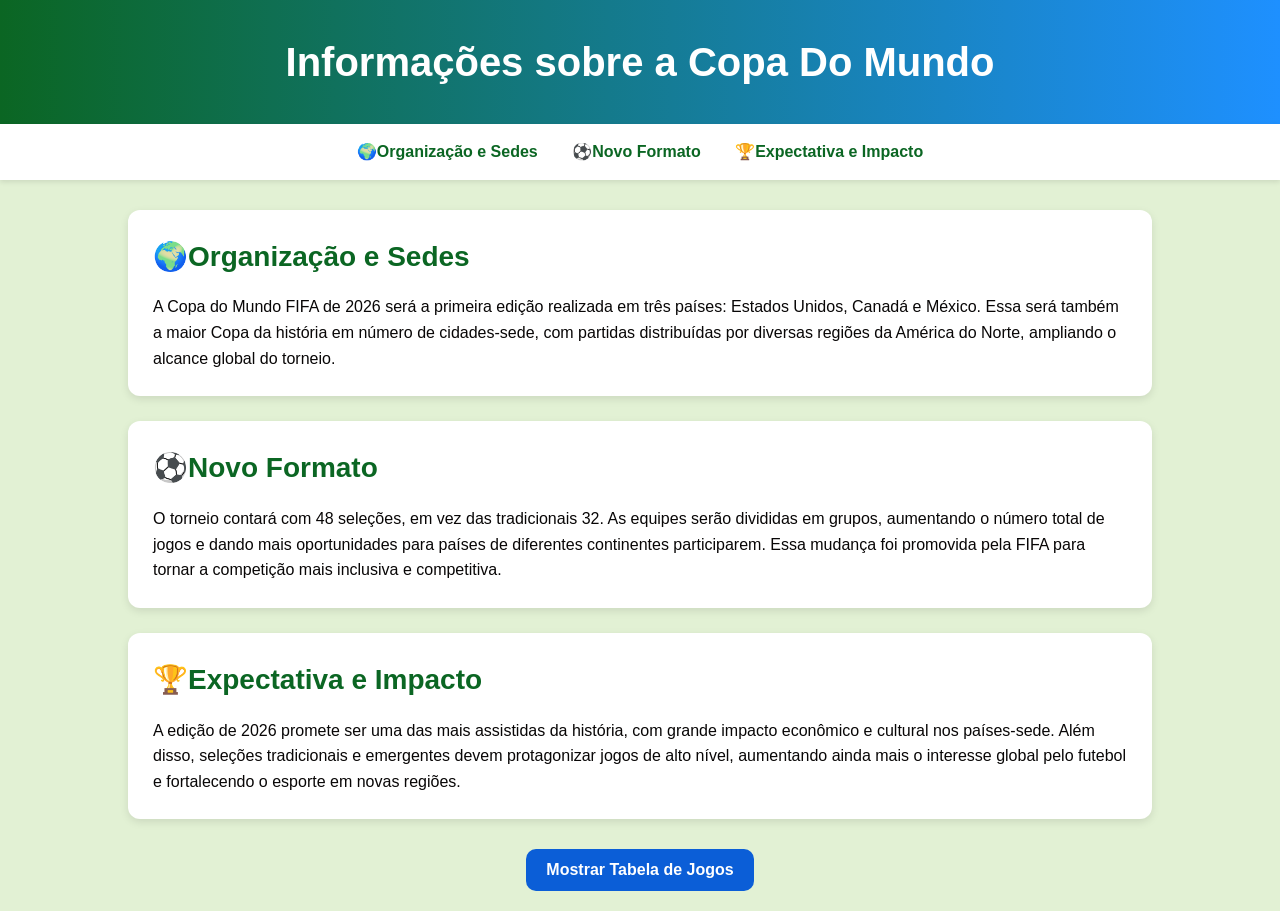
<file: ATIVIDADE_1/DIA_3/dia3.html>
<!DOCTYPE html>
<html lang="pt-br">

<head>
    <meta charset="utf-8">
    <title>Refazedndo a prova do Dia 1</title>
    <link rel="stylesheet" href="dia_3_style.css">
</head>

<body>
    <header>
        <h1>Informações sobre a Copa Do Mundo</h1>
    </header>

    <nav>
    <a href="#organizacao">🌍Organização e Sedes</a>
    <a href="#formato">⚽Novo Formato</a>
    <a href="#expectativa">🏆Expectativa e Impacto</a>
    </nav>
    
    <main>
        <section class="card" id="organizacao">
            <h2>🌍Organização e Sedes</h2>
            <p>A Copa do Mundo FIFA de 2026 será a primeira edição realizada em três países: Estados Unidos, Canadá e México. Essa será também a maior Copa da história em número de cidades-sede, com partidas distribuídas por diversas regiões da América do Norte, ampliando o alcance global do torneio.</p>
        </section>

        <section class="card" id="formato">
            <h2>⚽Novo Formato</h2>
            <p>O torneio contará com 48 seleções, em vez das tradicionais 32. As equipes serão divididas em grupos, aumentando o número total de jogos e dando mais oportunidades para países de diferentes continentes participarem. Essa mudança foi promovida pela FIFA para tornar a competição mais inclusiva e competitiva.</p>
        </section>

        <section class="card" id="expectativa">
            <h2>🏆Expectativa e Impacto</h2>
            <p>A edição de 2026 promete ser uma das mais assistidas da história, com grande impacto econômico e cultural nos países-sede. Além disso, seleções tradicionais e emergentes devem protagonizar jogos de alto nível, aumentando ainda mais o interesse global pelo futebol e fortalecendo o esporte em novas regiões.</p>
        </section>
    </main>

    <button onclick="mostrarTabela()">Mostrar Tabela de Jogos</button>
    <img id="imagemTabela" src="Tabela_Jogos.png" style="display: none">
    <script src="dia_3_script.js"></script>
</body>

</html>
</file>
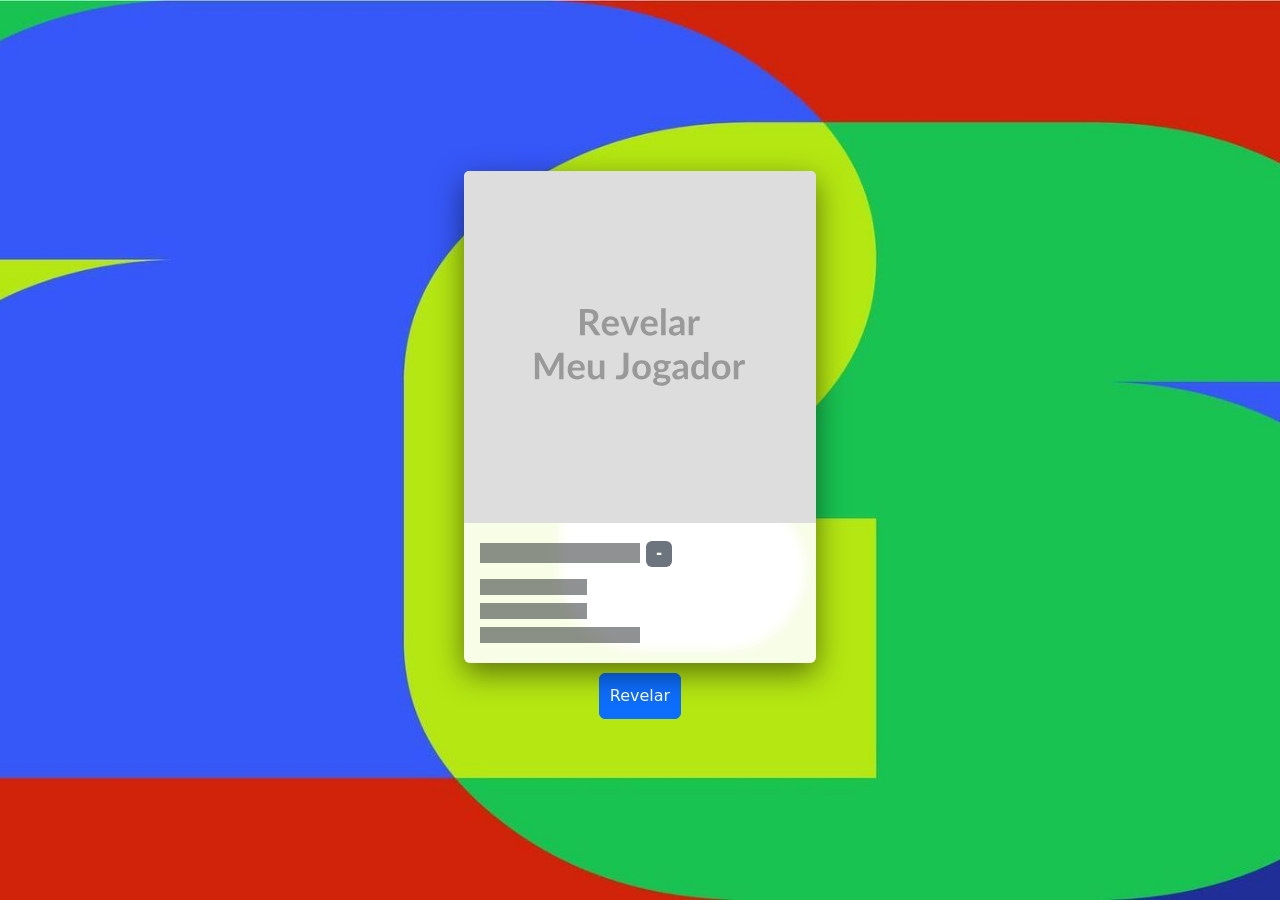
<file: ATIVIDADE_1/DIA_3/dia_3_questo4.html>
<!DOCTYPE html>
<html lang="pt-br">
<head>
    <meta charset="UTF-8">
    <meta name="viewport" content="width=device-width, initial-scale=1.0">
    <title>Meu Jogador da Copa do Mundo </title>
    
    <link href="https://cdn.jsdelivr.net/npm/bootstrap@5.3.8/dist/css/bootstrap.min.css" rel="stylesheet">
    <script src="https://cdn.jsdelivr.net/npm/bootstrap@5.3.8/dist/js/bootstrap.bundle.min.js"></script>

    <style>
        body,
        html {
            height: 100%;
            margin: 0;
        }

        .bg-copa {
            background-image: url('img/FIFA-World-Cup-26.jpg');
            background-size: cover;
            background-position: center;
            background-attachment: fixed;
            height: 100vh;
            display: flex;
            justify-content: center;
            align-items: center;

        }

        .card {
            backdrop-filter: blur(5px);
            background-color: rgba(255, 255, 255, 0.9);
            border: none;
            box-shadow: 0 10px 30px rgba(0, 0, 0, 0.5);
        }
    </style>
</head>

<body>

    <div class="bg-copa">
        <div class="d-flex flex-column align-items-center">
            <div class="card" style="width: 22rem;" aria-hidden="true">
                <img id="imagemJogador" src="img/img_.svg" class="card-img-top" alt="Placeholder Copa">

                <div class="card-body">
                    <h5 class="card-title placeholder-glow">
                        <span id="Nome" class="placeholder col-6"></span>
                        <span id="Rank" class="badge text-bg-secondary">-</span>
                    </h5>
                    <p class="card-text placeholder-glow">
                        <span id="Data_Nas" class="placeholder col-4"></span><br>
                        <span id="Altura" class="placeholder col-4"></span><br>
                        <span id="Posição" class="placeholder col-6"></span><br>
                    </p>


                </div>
            </div>
            <a href="#" onclick="revelar()" tabindex="-1" class="btn btn-primary" style="margin: 10px; padding: 10px;">
                Revelar
            </a>
        </div>
    </div>

    <script src="dia_3_questoa_4_revelar.js"></script>
</body>

</html>
</file>
<file: ATIVIDADE_1/DIA_1/dia_1_style.css>
* {
    margin: 0;
    padding: 0;
    box-sizing: border-box;
}

body {
    font-family: Arial;
    background-color: #e2f1d4;
    color: #080606;
    line-height: 1.6;
}

header {
    background: linear-gradient(90deg, #0b6623, #1e90ff);
    color: white;
    text-align: center;
    padding: 30px;
}

nav {
    background-color: white;
    padding: 15px;
    box-shadow: 0 2px 5px rgba(0,0,0,0.1);
}

nav{
    font-weight: bold;
    transition: 0.3s;
    text-align: center;
}

nav a{
    margin: 0 15px;
    text-decoration: none;
    color: #0b6623;
}

nav a:hover {
    color: #1e90ff;
}

main {
    width: 80%;
    margin: 30px auto;
}

.card {
    background-color: white;
    margin-bottom: 25px;
    padding: 25px;
    border-radius: 12px;
    box-shadow: 0 3px 8px rgba(0,0,0,0.1);
    transition: 0.3s;
}

h1 {
    font-size: 40px;
}

h2 {
    margin-bottom: 15px;
    color: #0b6623;
    font-size: 28px;
}

button{
    background-color: #0b5ed7;
    color: white;
    border: none;
    padding: 12px 20px;
    font-size: 16px;
    font-weight: bold;
    border-radius: 10px;
    display: block;
    margin: 20px auto;
}

button:hover{
    background-color: #084298;
    transform: scale(1.05);
}
</file>
<file: ATIVIDADE_1/DIA_2/dia_2_style.css>
body {
    background-color: #b5d1f8;
    font-family: Arial, Helvetica, sans-serif;
    display: flex;
    flex-direction: column;
    align-items: center;
}

h1 {
    text-align: center;
    color: darkblue;
}

.grupo {
    background-color: rgb(233, 238, 186);
    border: 2px solid lightgray;
    border-radius: 10px;
    padding: 15px;
    margin: 20px;
    display: flex;
    flex-direction: column;
    align-items: flex-start;
    justify-content: center;
    width: 80%;
}

h2 {
    color: darkgreen;
}

details {
    margin-top: 10px;
}
</file>
<file: ATIVIDADE_1/DIA_3/dia_3_style.css>
* {
    margin: 0;
    padding: 0;
    box-sizing: border-box;
}

body {
    font-family: Arial;
    background-color: #e2f1d4;
    color: #080606;
    line-height: 1.6;
}

header {
    background: linear-gradient(90deg, #0b6623, #1e90ff);
    color: white;
    text-align: center;
    padding: 30px;
}

nav {
    background-color: white;
    padding: 15px;
    box-shadow: 0 2px 5px rgba(0,0,0,0.1);
}

nav{
    font-weight: bold;
    transition: 0.3s;
    text-align: center;
}

nav a{
    margin: 0 15px;
    text-decoration: none;
    color: #0b6623;
}

nav a:hover {
    color: #1e90ff;
}

main {
    width: 80%;
    margin: 30px auto;
}

.card {
    background-color: white;
    margin-bottom: 25px;
    padding: 25px;
    border-radius: 12px;
    box-shadow: 0 3px 8px rgba(0,0,0,0.1);
    transition: 0.3s;
}

h1 {
    font-size: 40px;
}

h2 {
    margin-bottom: 15px;
    color: #0b6623;
    font-size: 28px;
}

button{
    background-color: #0b5ed7;
    color: white;
    border: none;
    padding: 12px 20px;
    font-size: 16px;
    font-weight: bold;
    border-radius: 10px;
    display: block;
    margin: 20px auto;
}

button:hover{
    background-color: #084298;
    transform: scale(1.05);
}
</file>
